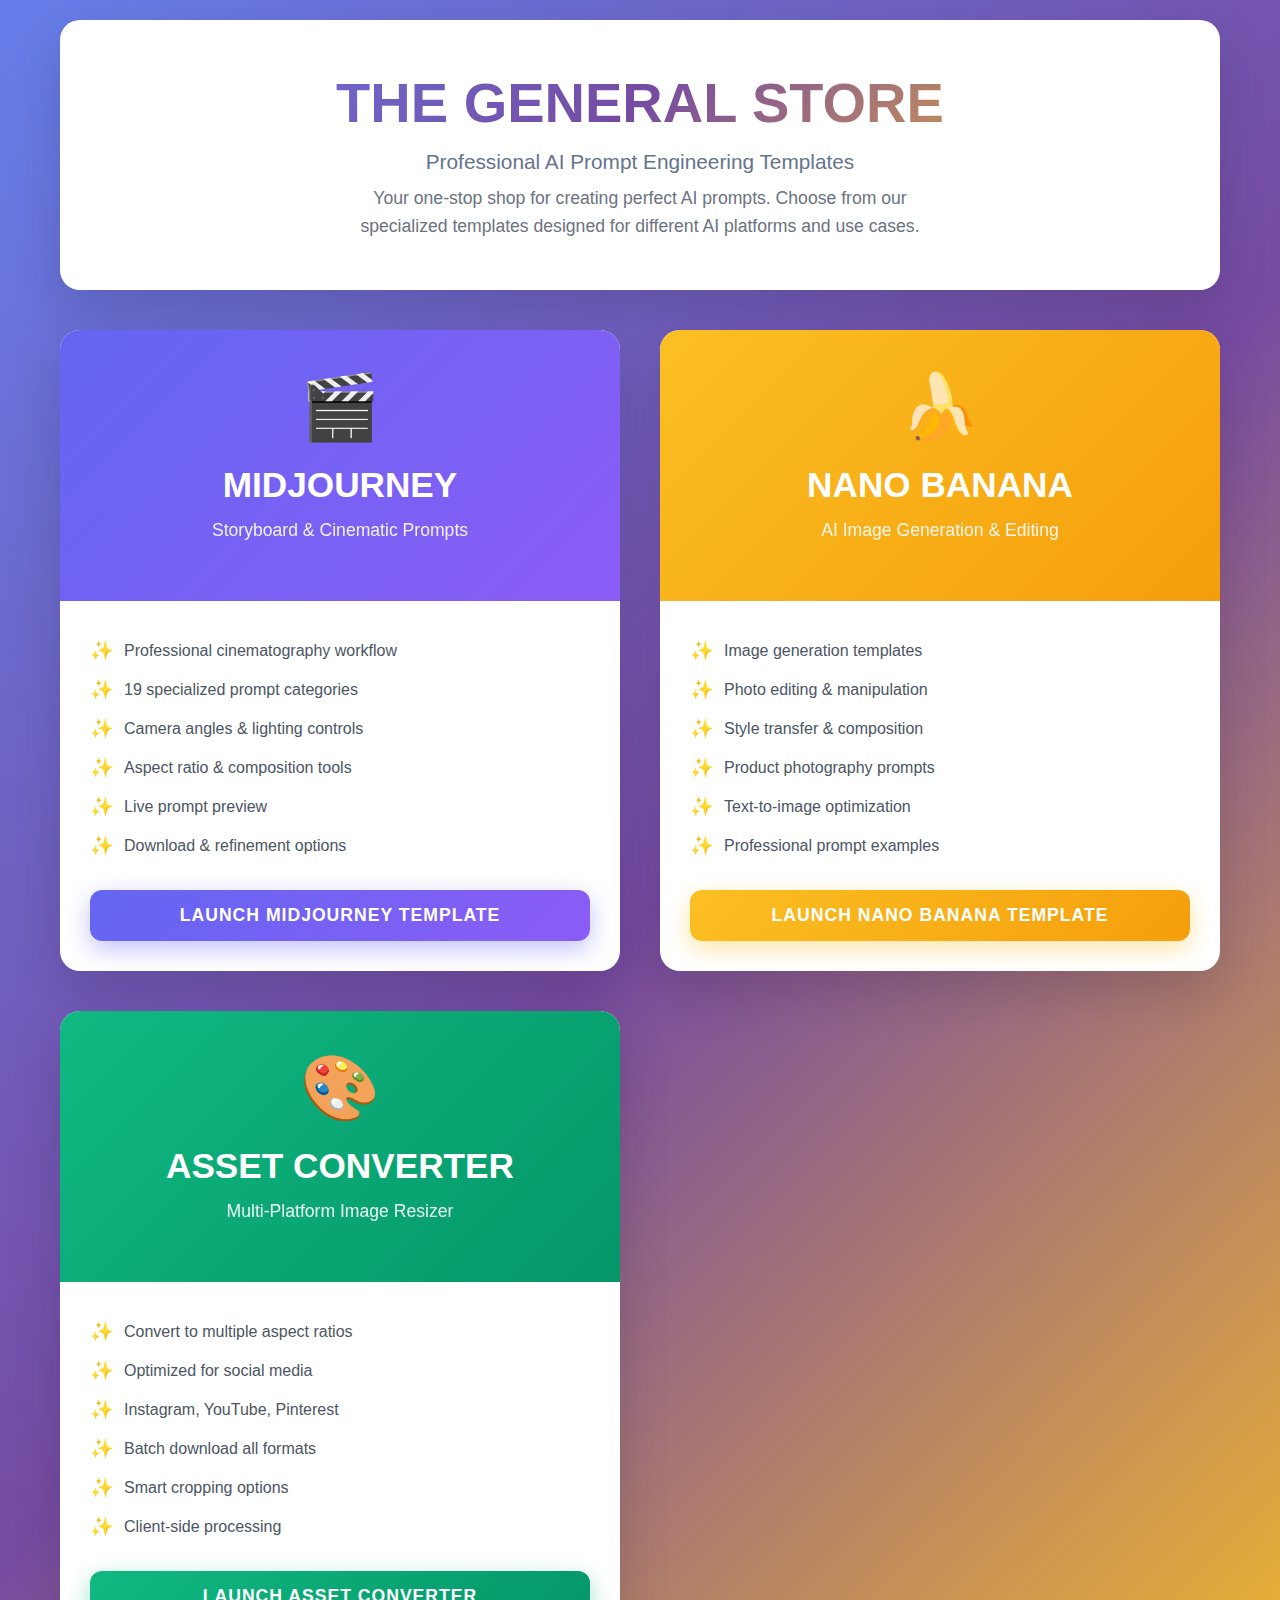
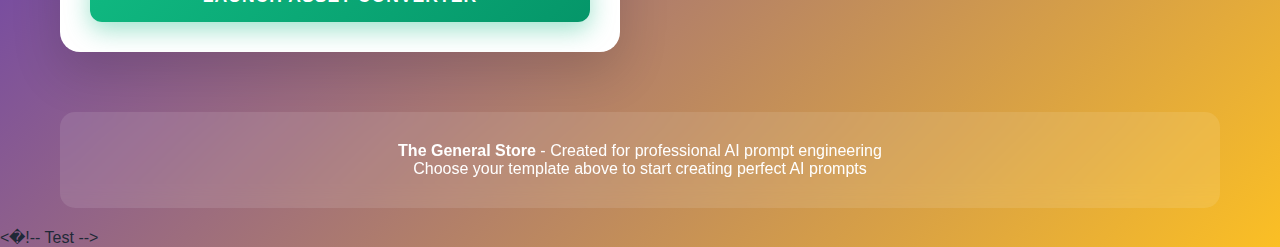
<file: index.html>
<!DOCTYPE html>
<html>
<head>
    <meta charset="UTF-8">
    <meta name="viewport" content="width=device-width, initial-scale=1.0">
    <title>The General Store - AI Image Generation Prompt Engineering Template </title>
    <style>
        * {
            margin: 0;
            padding: 0;
            box-sizing: border-box;
        }
        
        body {
            font-family: 'Segoe UI', Tahoma, Geneva, Verdana, sans-serif;
            background: linear-gradient(135deg, #667eea 0%, #764ba2 50%, #fbbf24 100%);
            min-height: 100vh;
            color: #1f2937;
        }

        .container {
            max-width: 1200px;
            margin: 0 auto;
            padding: 20px;
        }

        .header {
            text-align: center;
            padding: 50px 0;
            background: white;
            margin-bottom: 40px;
            border-radius: 20px;
            box-shadow: 0 20px 50px rgba(0,0,0,0.15);
        }

        .logo {
            font-size: 4rem;
            margin-bottom: 20px;
        }

        h1 {
            font-size: 3.5rem;
            font-weight: 800;
            background: linear-gradient(135deg, #667eea, #764ba2, #fbbf24);
            -webkit-background-clip: text;
            -webkit-text-fill-color: transparent;
            background-clip: text;
            margin-bottom: 15px;
        }

        .subtitle {
            font-size: 1.3rem;
            color: #64748b;
            margin-bottom: 10px;
        }

        .description {
            font-size: 1.1rem;
            color: #6b7280;
            max-width: 600px;
            margin: 0 auto;
            line-height: 1.6;
        }

        .templates-grid {
            display: grid;
            grid-template-columns: repeat(auto-fit, minmax(380px, 1fr));
            gap: 40px;
            margin-top: 40px;
        }

        .template-card {
            background: white;
            border-radius: 20px;
            overflow: hidden;
            box-shadow: 0 20px 50px rgba(0,0,0,0.15);
            transition: all 0.3s ease;
            cursor: pointer;
        }

        .template-card:hover {
            transform: translateY(-10px);
            box-shadow: 0 30px 60px rgba(0,0,0,0.25);
        }

        .template-header {
            padding: 40px 30px;
            text-align: center;
            position: relative;
            overflow: hidden;
        }

        .midjourney-header {
            background: linear-gradient(135deg, #6366f1, #8b5cf6);
            color: white;
        }

        .nano-banana-header {
            background: linear-gradient(135deg, #fbbf24, #f59e0b);
            color: white;
        }

        .asset-converter-header {
            background: linear-gradient(135deg, #10b981, #059669);
            color: white;
        }

        .template-icon {
            font-size: 4rem;
            margin-bottom: 20px;
            display: block;
        }

        .template-title {
            font-size: 2.2rem;
            font-weight: 800;
            margin-bottom: 15px;
        }

        .template-subtitle {
            font-size: 1.1rem;
            opacity: 0.9;
            margin-bottom: 20px;
        }

        .template-body {
            padding: 30px;
        }

        .feature-list {
            list-style: none;
            margin-bottom: 25px;
        }

        .feature-list li {
            padding: 8px 0;
            color: #4b5563;
            display: flex;
            align-items: center;
            gap: 10px;
        }

        .feature-list li::before {
            content: "✨";
            font-size: 1.2rem;
        }

        .launch-btn {
            width: 100%;
            padding: 15px 30px;
            border: none;
            border-radius: 12px;
            font-size: 1.1rem;
            font-weight: 700;
            cursor: pointer;
            transition: all 0.3s ease;
            text-transform: uppercase;
            letter-spacing: 1px;
        }

        .midjourney-btn {
            background: linear-gradient(135deg, #6366f1, #8b5cf6);
            color: white;
            box-shadow: 0 8px 25px rgba(99, 102, 241, 0.4);
        }

        .midjourney-btn:hover {
            transform: translateY(-2px);
            box-shadow: 0 12px 35px rgba(99, 102, 241, 0.6);
        }

        .nano-banana-btn {
            background: linear-gradient(135deg, #fbbf24, #f59e0b);
            color: white;
            box-shadow: 0 8px 25px rgba(251, 191, 36, 0.4);
        }

        .nano-banana-btn:hover {
            transform: translateY(-2px);
            box-shadow: 0 12px 35px rgba(251, 191, 36, 0.6);
        }

        .asset-converter-btn {
            background: linear-gradient(135deg, #10b981, #059669);
            color: white;
            box-shadow: 0 8px 25px rgba(16, 185, 129, 0.4);
        }

        .asset-converter-btn:hover {
            transform: translateY(-2px);
            box-shadow: 0 12px 35px rgba(16, 185, 129, 0.6);
        }

        .footer {
            text-align: center;
            margin-top: 60px;
            padding: 30px;
            background: rgba(255, 255, 255, 0.1);
            border-radius: 15px;
            backdrop-filter: blur(10px);
            color: white;
        }

        @media (max-width: 768px) {
            .templates-grid {
                grid-template-columns: 1fr;
                gap: 30px;
            }
            
            h1 {
                font-size: 2.5rem;
            }
            
            .template-title {
                font-size: 1.8rem;
            }
            
            .container {
                padding: 15px;
            }
        }
    </style>
</head>
<body>
    <div class="container">
        <div class="header">
            <h1>THE GENERAL STORE</h1>
            <p class="subtitle">Professional AI Prompt Engineering Templates</p>
            <p class="description">Your one-stop shop for creating perfect AI prompts. Choose from our specialized templates designed for different AI platforms and use cases.</p>
        </div>

        <div class="templates-grid">
            <!-- Midjourney Template -->
            <div class="template-card" onclick="openMidjourney()">
                <div class="template-header midjourney-header">
                    <span class="template-icon">🎬</span>
                    <h2 class="template-title">MIDJOURNEY</h2>
                    <p class="template-subtitle">Storyboard & Cinematic Prompts</p>
                </div>
                <div class="template-body">
                    <ul class="feature-list">
                        <li>Professional cinematography workflow</li>
                        <li>19 specialized prompt categories</li>
                        <li>Camera angles & lighting controls</li>
                        <li>Aspect ratio & composition tools</li>
                        <li>Live prompt preview</li>
                        <li>Download & refinement options</li>
                    </ul>
                    <button class="launch-btn midjourney-btn">Launch Midjourney Template</button>
                </div>
            </div>

            <!-- Nano Banana Template -->
            <div class="template-card" onclick="openNanoBanana()">
                <div class="template-header nano-banana-header">
                    <span class="template-icon">🍌</span>
                    <h2 class="template-title">NANO BANANA</h2>
                    <p class="template-subtitle">AI Image Generation & Editing</p>
                </div>
                <div class="template-body">
                    <ul class="feature-list">
                        <li>Image generation templates</li>
                        <li>Photo editing & manipulation</li>
                        <li>Style transfer & composition</li>
                        <li>Product photography prompts</li>
                        <li>Text-to-image optimization</li>
                        <li>Professional prompt examples</li>
                    </ul>
                    <button class="launch-btn nano-banana-btn">Launch Nano Banana Template</button>
                </div>
            </div>

            <!-- Asset Converter -->
            <div class="template-card" onclick="openAssetConverter()">
                <div class="template-header asset-converter-header">
                    <span class="template-icon">🎨</span>
                    <h2 class="template-title">ASSET CONVERTER</h2>
                    <p class="template-subtitle">Multi-Platform Image Resizer</p>
                </div>
                <div class="template-body">
                    <ul class="feature-list">
                        <li>Convert to multiple aspect ratios</li>
                        <li>Optimized for social media</li>
                        <li>Instagram, YouTube, Pinterest</li>
                        <li>Batch download all formats</li>
                        <li>Smart cropping options</li>
                        <li>Client-side processing</li>
                    </ul>
                    <button class="launch-btn asset-converter-btn">Launch Asset Converter</button>
                </div>
            </div>
        </div>

        <div class="footer">
            <p><strong>The General Store</strong> - Created for professional AI prompt engineering</p>
            <p>Choose your template above to start creating perfect AI prompts</p>
        </div>
    </div>

    <script>
        function openMidjourney() {
            window.location.href = 'midjourney_V2.html';
        }

        function openNanoBanana() {
            window.location.href = 'nano-banana_V2.html';
        }

        function openAssetConverter() {
            window.location.href = 'asset-converter.html';
        }
    </script>
</body>
</html>
< ! - -   T e s t   - - > 
 
 
</file>
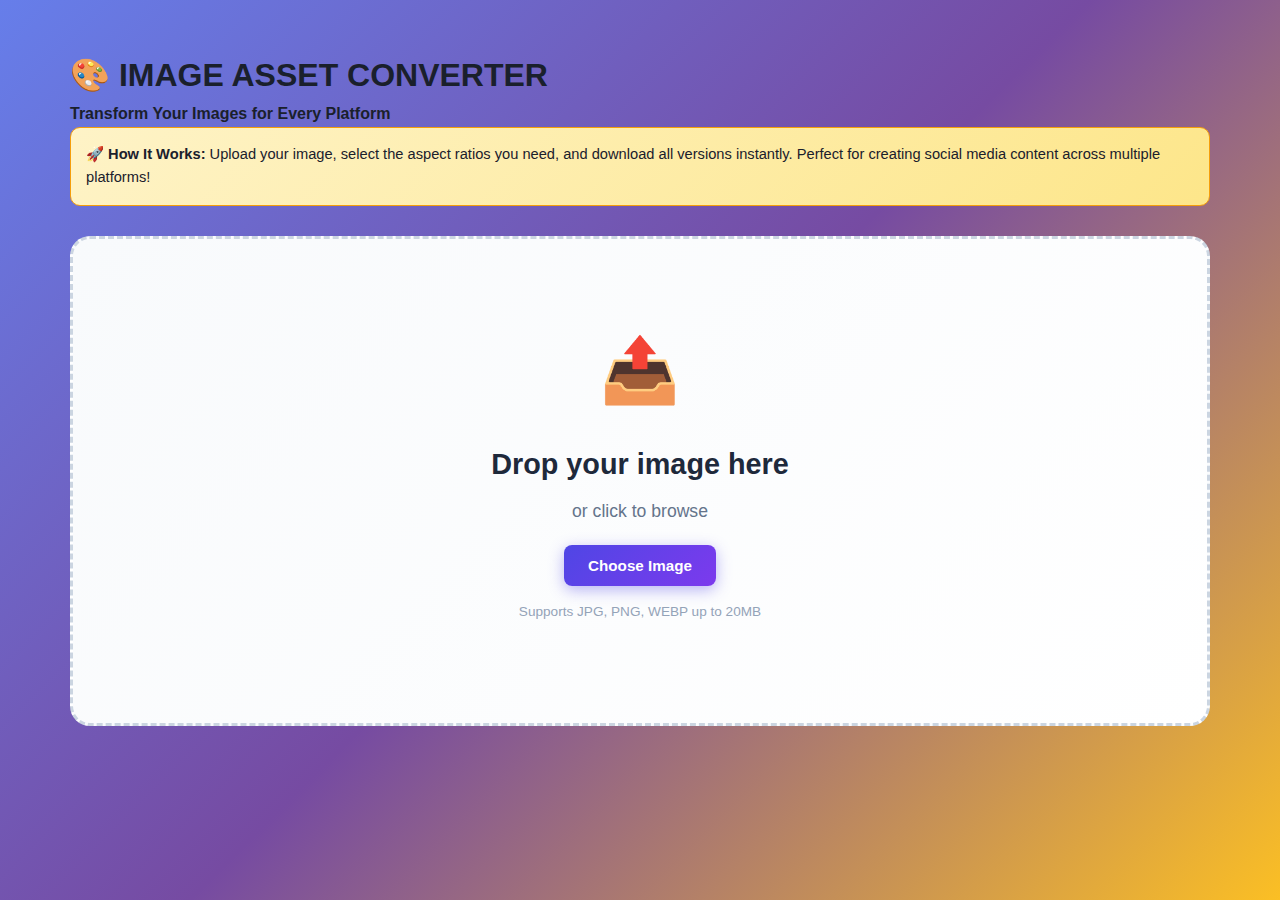
<file: asset-converter.html>
<!DOCTYPE html>
<html>
<head>
    <meta charset="UTF-8">
    <meta name="viewport" content="width=device-width, initial-scale=1.0">
    <meta name="description" content="Convert your images to multiple aspect ratios for different social media platforms">
    <meta name="keywords" content="image converter, aspect ratio, social media, resize, crop">
    <title>Image Asset Converter - Multi-Platform Resizer</title>

    <!-- External Stylesheets -->
    <link rel="stylesheet" href="css/shared.css">
    <link rel="stylesheet" href="css/asset-converter.css">
</head>
<body>
    <div class="container">
        <div class="header">
            <h1>🎨 IMAGE ASSET CONVERTER</h1>
            <p class="subtitle"><strong>Transform Your Images for Every Platform</strong></p>
        </div>

        <div class="instructions">
            <strong>🚀 How It Works:</strong> Upload your image, select the aspect ratios you need, and download all versions instantly. Perfect for creating social media content across multiple platforms!
        </div>

        <!-- Upload Section -->
        <div class="upload-section" id="uploadSection">
            <div class="upload-box" id="uploadBox">
                <div class="upload-icon">📤</div>
                <h2>Drop your image here</h2>
                <p>or click to browse</p>
                <input type="file" id="fileInput" accept="image/*" hidden>
                <button class="btn btn-primary" onclick="document.getElementById('fileInput').click()">
                    Choose Image
                </button>
                <p class="upload-hint">Supports JPG, PNG, WEBP up to 20MB</p>
            </div>
        </div>

        <!-- Processing Section -->
        <div class="processing-section" id="processingSection" style="display:none;">
            <div class="original-image-container">
                <h2>📸 Original Image</h2>
                <div class="original-preview">
                    <img id="originalImage" alt="Original">
                    <div class="image-info" id="imageInfo"></div>
                </div>
                <button class="btn btn-secondary" onclick="resetConverter()">🔄 Upload Different Image</button>
            </div>

            <!-- Aspect Ratio Selection -->
            <div class="ratio-selection-section">
                <h2>📐 Select Target Aspect Ratios</h2>
                <div class="ratio-grid">
                    <label class="ratio-card">
                        <input type="checkbox" value="1:1" data-width="1080" data-height="1080">
                        <div class="ratio-content">
                            <div class="ratio-visual ratio-1-1"></div>
                            <div class="ratio-label">1:1 Square</div>
                            <div class="ratio-platform">Instagram, Facebook</div>
                            <div class="ratio-size">1080×1080</div>
                        </div>
                    </label>

                    <label class="ratio-card">
                        <input type="checkbox" value="4:5" data-width="1080" data-height="1350">
                        <div class="ratio-content">
                            <div class="ratio-visual ratio-4-5"></div>
                            <div class="ratio-label">4:5 Portrait</div>
                            <div class="ratio-platform">Instagram Feed</div>
                            <div class="ratio-size">1080×1350</div>
                        </div>
                    </label>

                    <label class="ratio-card">
                        <input type="checkbox" value="9:16" data-width="1080" data-height="1920">
                        <div class="ratio-content">
                            <div class="ratio-visual ratio-9-16"></div>
                            <div class="ratio-label">9:16 Vertical</div>
                            <div class="ratio-platform">Stories, Reels, TikTok</div>
                            <div class="ratio-size">1080×1920</div>
                        </div>
                    </label>

                    <label class="ratio-card">
                        <input type="checkbox" value="16:9" data-width="1920" data-height="1080">
                        <div class="ratio-content">
                            <div class="ratio-visual ratio-16-9"></div>
                            <div class="ratio-label">16:9 Landscape</div>
                            <div class="ratio-platform">YouTube, Twitter</div>
                            <div class="ratio-size">1920×1080</div>
                        </div>
                    </label>

                    <label class="ratio-card">
                        <input type="checkbox" value="2:3" data-width="1000" data-height="1500">
                        <div class="ratio-content">
                            <div class="ratio-visual ratio-2-3"></div>
                            <div class="ratio-label">2:3 Portrait</div>
                            <div class="ratio-platform">Pinterest</div>
                            <div class="ratio-size">1000×1500</div>
                        </div>
                    </label>

                    <label class="ratio-card">
                        <input type="checkbox" value="1.91:1" data-width="1200" data-height="628">
                        <div class="ratio-content">
                            <div class="ratio-visual ratio-1-91-1"></div>
                            <div class="ratio-label">1.91:1 Wide</div>
                            <div class="ratio-platform">LinkedIn, Facebook</div>
                            <div class="ratio-size">1200×628</div>
                        </div>
                    </label>

                    <label class="ratio-card custom-dimensions-card">
                        <input type="checkbox" value="custom" id="customDimensionsCheckbox">
                        <div class="ratio-content">
                            <div class="ratio-visual" style="background: linear-gradient(135deg, #667eea 0%, #764ba2 100%); display: flex; align-items: center; justify-content: center; color: white; font-size: 24px;">✨</div>
                            <div class="ratio-label">Custom Size</div>
                            <div class="ratio-platform">Your dimensions</div>
                            <div class="custom-inputs" style="padding: 10px 0;">
                                <input type="number" id="customWidth" placeholder="Width" min="1" max="10000" style="width: 70px; padding: 5px; margin: 2px; border: 1px solid #cbd5e1; border-radius: 4px;">
                                <span style="margin: 0 5px;">×</span>
                                <input type="number" id="customHeight" placeholder="Height" min="1" max="10000" style="width: 70px; padding: 5px; margin: 2px; border: 1px solid #cbd5e1; border-radius: 4px;">
                            </div>
                        </div>
                    </label>
                </div>

                <div class="crop-style-section">
                    <h3>✂️ Crop Position</h3>
                    <div class="crop-options">
                        <label class="crop-option">
                            <input type="radio" name="cropStyle" value="center" checked>
                            <span>Center (Auto)</span>
                        </label>
                        <label class="crop-option">
                            <input type="radio" name="cropStyle" value="top">
                            <span>Top</span>
                        </label>
                        <label class="crop-option">
                            <input type="radio" name="cropStyle" value="bottom">
                            <span>Bottom</span>
                        </label>
                        <label class="crop-option">
                            <input type="radio" name="cropStyle" value="custom">
                            <span>🎯 Custom Position</span>
                        </label>
                    </div>

                    <div id="customCropSection" style="display:none; margin-top: 20px;">
                        <p style="text-align: center; color: #64748b; margin-bottom: 15px;">
                            <strong>Interactive Crop Preview</strong><br>
                            <small>Select an aspect ratio above, then drag the crop area to position it</small>
                        </p>
                        <div id="cropPreviewContainer" class="crop-preview-container">
                            <canvas id="cropCanvas"></canvas>
                            <div id="cropOverlay" class="crop-overlay"></div>
                        </div>
                        <div style="text-align: center; margin-top: 10px;">
                            <button class="btn btn-secondary btn-small" onclick="resetCropPosition()">Reset Position</button>
                        </div>
                    </div>
                </div>

                <!-- AI Extension Info Box -->
                <div class="ai-extension-info">
                    <div class="info-icon">🤖</div>
                    <div class="info-content">
                        <h3>Need More Image Instead of Cropping?</h3>
                        <p>If cropping removes too much important content, you can use AI tools to <strong>extend/generate</strong> more of your image instead:</p>
                        <div class="ai-tools-grid">
                            <a href="https://clipdrop.co/uncrop" target="_blank" class="ai-tool-card">
                                <strong>🎨 Clipdrop Uncrop</strong>
                                <span>Free AI image extension</span>
                            </a>
                            <a href="https://www.photopea.com/" target="_blank" class="ai-tool-card">
                                <strong>🖼️ Photopea</strong>
                                <span>Free online editor with content-aware fill</span>
                            </a>
                            <a href="https://www.adobe.com/products/firefly.html" target="_blank" class="ai-tool-card">
                                <strong>✨ Adobe Firefly</strong>
                                <span>Generative fill (paid)</span>
                            </a>
                        </div>
                        <p class="info-note">💡 <strong>Tip:</strong> Use these tools first to extend your image, then come back here to resize for all platforms!</p>
                    </div>
                </div>

                <div class="action-section">
                    <button class="btn btn-primary" onclick="generatePreviews()" id="generateBtn">
                        🎯 Generate Previews
                    </button>
                </div>
            </div>

            <!-- Preview Section -->
            <div class="preview-section" id="previewSection" style="display:none;">
                <h2>👀 Preview & Download</h2>
                <div class="preview-grid" id="previewGrid"></div>

                <div class="button-container">
                    <button class="btn btn-primary" onclick="downloadAll()">
                        💾 Download All Images
                    </button>
                    <button class="btn btn-secondary" onclick="resetPreviews()">
                        ← Back to Selection
                    </button>
                </div>
            </div>
        </div>
    </div>

    <script>
        let originalImageData = null;
        let originalCanvas = null;
        let customCropPosition = { x: 0, y: 0 };
        let isDragging = false;
        let dragStart = { x: 0, y: 0 };
        let currentCropRatio = null;

        // File input handler
        document.getElementById('fileInput').addEventListener('change', handleFileSelect);

        // Crop style change handler
        document.querySelectorAll('input[name="cropStyle"]').forEach(radio => {
            radio.addEventListener('change', function() {
                const customSection = document.getElementById('customCropSection');
                if (this.value === 'custom') {
                    customSection.style.display = 'block';
                    updateCropPreview();
                } else {
                    customSection.style.display = 'none';
                }
            });
        });

        // Custom dimensions input handlers
        document.getElementById('customWidth').addEventListener('input', function() {
            if (document.getElementById('customDimensionsCheckbox').checked &&
                document.querySelector('input[name="cropStyle"][value="custom"]:checked')) {
                updateCropPreview();
            }
        });

        document.getElementById('customHeight').addEventListener('input', function() {
            if (document.getElementById('customDimensionsCheckbox').checked &&
                document.querySelector('input[name="cropStyle"][value="custom"]:checked')) {
                updateCropPreview();
            }
        });

        // Drag and drop handlers
        const uploadBox = document.getElementById('uploadBox');
        uploadBox.addEventListener('click', () => document.getElementById('fileInput').click());
        uploadBox.addEventListener('dragover', (e) => {
            e.preventDefault();
            uploadBox.classList.add('drag-over');
        });
        uploadBox.addEventListener('dragleave', () => {
            uploadBox.classList.remove('drag-over');
        });
        uploadBox.addEventListener('drop', (e) => {
            e.preventDefault();
            uploadBox.classList.remove('drag-over');
            const files = e.dataTransfer.files;
            if (files.length > 0) {
                handleFile(files[0]);
            }
        });

        function handleFileSelect(e) {
            const file = e.target.files[0];
            if (file) {
                handleFile(file);
            }
        }

        function handleFile(file) {
            if (!file.type.match('image.*')) {
                alert('Please select an image file');
                return;
            }

            if (file.size > 20 * 1024 * 1024) {
                alert('File size must be less than 20MB');
                return;
            }

            const reader = new FileReader();
            reader.onload = (e) => {
                const img = new Image();
                img.onload = () => {
                    originalImageData = img;
                    displayOriginalImage(img);
                    document.getElementById('uploadSection').style.display = 'none';
                    document.getElementById('processingSection').style.display = 'block';
                };
                img.src = e.target.result;
            };
            reader.readAsDataURL(file);
        }

        function displayOriginalImage(img) {
            const originalImg = document.getElementById('originalImage');
            originalImg.src = img.src;

            const info = document.getElementById('imageInfo');
            const aspectRatio = (img.width / img.height).toFixed(2);
            info.innerHTML = `
                <strong>Dimensions:</strong> ${img.width} × ${img.height}px<br>
                <strong>Aspect Ratio:</strong> ${aspectRatio}:1
            `;

            // Add listeners to ratio checkboxes to update crop preview
            document.querySelectorAll('.ratio-card input[type="checkbox"]').forEach(checkbox => {
                checkbox.addEventListener('change', function() {
                    if (document.querySelector('input[name="cropStyle"][value="custom"]:checked')) {
                        updateCropPreview();
                    }
                });
            });
        }

        function updateCropPreview() {
            if (!originalImageData) return;

            const checkedBoxes = document.querySelectorAll('.ratio-card input[type="checkbox"]:checked');
            if (checkedBoxes.length === 0) {
                document.getElementById('cropPreviewContainer').innerHTML = '<p style="text-align:center; padding: 40px; color: #94a3b8;">Select an aspect ratio above to see crop preview</p>';
                return;
            }

            // Use first checked ratio for preview
            const firstRatio = checkedBoxes[0];
            let targetWidth, targetHeight;

            // Handle custom dimensions
            if (firstRatio.value === 'custom') {
                targetWidth = parseInt(document.getElementById('customWidth').value);
                targetHeight = parseInt(document.getElementById('customHeight').value);

                if (!targetWidth || !targetHeight || targetWidth <= 0 || targetHeight <= 0) {
                    document.getElementById('cropPreviewContainer').innerHTML = '<p style="text-align:center; padding: 40px; color: #94a3b8;">Please enter valid custom dimensions</p>';
                    return;
                }
            } else {
                targetWidth = parseInt(firstRatio.dataset.width);
                targetHeight = parseInt(firstRatio.dataset.height);
            }

            currentCropRatio = targetWidth / targetHeight;

            const canvas = document.getElementById('cropCanvas');
            const container = document.getElementById('cropPreviewContainer');

            // Set canvas size to fit container
            const maxWidth = Math.min(600, container.offsetWidth - 40);
            const scale = maxWidth / originalImageData.width;
            canvas.width = originalImageData.width * scale;
            canvas.height = originalImageData.height * scale;

            const ctx = canvas.getContext('2d');
            ctx.drawImage(originalImageData, 0, 0, canvas.width, canvas.height);

            // Draw crop overlay
            drawCropOverlay(canvas, currentCropRatio);
        }

        function drawCropOverlay(canvas, ratio) {
            const sourceRatio = originalImageData.width / originalImageData.height;
            const scale = canvas.width / originalImageData.width;

            let cropWidth, cropHeight, cropX, cropY;

            if (sourceRatio > ratio) {
                // Image is wider - crop width
                cropHeight = canvas.height;
                cropWidth = cropHeight * ratio;
                cropX = customCropPosition.x * scale;
                cropY = 0;
            } else {
                // Image is taller - crop height
                cropWidth = canvas.width;
                cropHeight = cropWidth / ratio;
                cropX = 0;
                cropY = customCropPosition.y * scale;
            }

            // Constrain crop position
            const maxX = Math.max(0, canvas.width - cropWidth);
            const maxY = Math.max(0, canvas.height - cropHeight);
            cropX = Math.max(0, Math.min(cropX, maxX));
            cropY = Math.max(0, Math.min(cropY, maxY));

            // Draw darkened overlay
            const ctx = canvas.getContext('2d');
            ctx.fillStyle = 'rgba(0, 0, 0, 0.5)';
            ctx.fillRect(0, 0, canvas.width, canvas.height);

            // Clear crop area
            ctx.clearRect(cropX, cropY, cropWidth, cropHeight);
            ctx.drawImage(originalImageData, 0, 0, canvas.width, canvas.height);
            ctx.fillStyle = 'rgba(0, 0, 0, 0.5)';
            ctx.fillRect(0, 0, canvas.width, canvas.height);

            // Draw crop rectangle
            ctx.clearRect(cropX, cropY, cropWidth, cropHeight);
            ctx.drawImage(originalImageData,
                (cropX / scale), (cropY / scale),
                (cropWidth / scale), (cropHeight / scale),
                cropX, cropY, cropWidth, cropHeight);

            ctx.strokeStyle = '#4f46e5';
            ctx.lineWidth = 3;
            ctx.strokeRect(cropX, cropY, cropWidth, cropHeight);

            // Store actual crop position
            customCropPosition.x = cropX / scale;
            customCropPosition.y = cropY / scale;

            // Add drag functionality
            setupCropDrag(canvas, cropX, cropY, cropWidth, cropHeight, scale);
        }

        function setupCropDrag(canvas, cropX, cropY, cropWidth, cropHeight, scale) {
            const sourceRatio = originalImageData.width / originalImageData.height;

            canvas.onmousedown = function(e) {
                const rect = canvas.getBoundingClientRect();
                const x = e.clientX - rect.left;
                const y = e.clientY - rect.top;

                // Check if click is inside crop area
                if (x >= cropX && x <= cropX + cropWidth && y >= cropY && y <= cropY + cropHeight) {
                    isDragging = true;
                    dragStart = { x: e.clientX, y: e.clientY };
                    canvas.style.cursor = 'move';
                }
            };

            canvas.onmousemove = function(e) {
                if (!isDragging) return;

                const dx = e.clientX - dragStart.x;
                const dy = e.clientY - dragStart.y;

                if (sourceRatio > currentCropRatio) {
                    customCropPosition.x += dx / scale;
                } else {
                    customCropPosition.y += dy / scale;
                }

                dragStart = { x: e.clientX, y: e.clientY };
                updateCropPreview();
            };

            canvas.onmouseup = function() {
                isDragging = false;
                canvas.style.cursor = 'grab';
            };

            canvas.onmouseleave = function() {
                isDragging = false;
                canvas.style.cursor = 'grab';
            };

            canvas.style.cursor = 'grab';
        }

        function resetCropPosition() {
            customCropPosition = { x: 0, y: 0 };
            updateCropPreview();
        }

        function generatePreviews() {
            const checkboxes = document.querySelectorAll('.ratio-card input[type="checkbox"]:checked');

            if (checkboxes.length === 0) {
                alert('Please select at least one aspect ratio');
                return;
            }

            // Validate custom dimensions if selected
            const customCheckbox = document.getElementById('customDimensionsCheckbox');
            if (customCheckbox.checked) {
                const customWidth = parseInt(document.getElementById('customWidth').value);
                const customHeight = parseInt(document.getElementById('customHeight').value);

                if (!customWidth || !customHeight || customWidth <= 0 || customHeight <= 0) {
                    alert('Please enter valid custom dimensions (width and height must be greater than 0)');
                    return;
                }

                if (customWidth > 10000 || customHeight > 10000) {
                    alert('Custom dimensions cannot exceed 10000 pixels');
                    return;
                }

                // Set custom dimensions as data attributes
                customCheckbox.dataset.width = customWidth;
                customCheckbox.dataset.height = customHeight;
            }

            const cropStyle = document.querySelector('input[name="cropStyle"]:checked').value;
            const previewGrid = document.getElementById('previewGrid');
            previewGrid.innerHTML = '';

            // Check if too much will be cropped
            checkWarningForCropping(checkboxes);

            checkboxes.forEach(checkbox => {
                let width, height, ratio;

                // Handle custom dimensions
                if (checkbox.value === 'custom') {
                    width = parseInt(document.getElementById('customWidth').value);
                    height = parseInt(document.getElementById('customHeight').value);
                    ratio = `${width}×${height}`;
                } else {
                    width = parseInt(checkbox.dataset.width);
                    height = parseInt(checkbox.dataset.height);
                    ratio = checkbox.value;
                }

                const canvas = document.createElement('canvas');
                canvas.width = width;
                canvas.height = height;
                const ctx = canvas.getContext('2d');

                // Calculate crop dimensions
                const targetRatio = width / height;
                const sourceRatio = originalImageData.width / originalImageData.height;

                let sx, sy, sWidth, sHeight;

                if (sourceRatio > targetRatio) {
                    // Source is wider, crop width
                    sHeight = originalImageData.height;
                    sWidth = sHeight * targetRatio;

                    if (cropStyle === 'custom') {
                        sx = customCropPosition.x;
                    } else {
                        sx = (originalImageData.width - sWidth) / 2;
                    }
                    sy = 0;
                } else {
                    // Source is taller, crop height
                    sWidth = originalImageData.width;
                    sHeight = sWidth / targetRatio;
                    sx = 0;

                    // Apply crop style
                    if (cropStyle === 'custom') {
                        sy = customCropPosition.y;
                    } else if (cropStyle === 'top') {
                        sy = 0;
                    } else if (cropStyle === 'bottom') {
                        sy = originalImageData.height - sHeight;
                    } else {
                        sy = (originalImageData.height - sHeight) / 2;
                    }
                }

                // Constrain to image bounds
                sx = Math.max(0, Math.min(sx, originalImageData.width - sWidth));
                sy = Math.max(0, Math.min(sy, originalImageData.height - sHeight));

                ctx.drawImage(originalImageData, sx, sy, sWidth, sHeight, 0, 0, width, height);

                // Create preview card
                const previewCard = document.createElement('div');
                previewCard.className = 'preview-card';
                previewCard.innerHTML = `
                    <div class="preview-image-container">
                        <img src="${canvas.toDataURL('image/jpeg', 0.95)}" alt="${ratio}">
                    </div>
                    <div class="preview-info">
                        <strong>${ratio}</strong>
                        <span>${width}×${height}px</span>
                    </div>
                    <button class="btn btn-primary btn-small" onclick="downloadSingle(this, '${ratio}', ${width}, ${height})">
                        ⬇️ Download
                    </button>
                `;
                previewGrid.appendChild(previewCard);
            });

            document.getElementById('previewSection').style.display = 'block';
            document.getElementById('previewSection').scrollIntoView({ behavior: 'smooth' });
        }

        function checkWarningForCropping(checkboxes) {
            const sourceRatio = originalImageData.width / originalImageData.height;
            let showWarning = false;

            checkboxes.forEach(checkbox => {
                let width, height;

                // Handle custom dimensions
                if (checkbox.value === 'custom') {
                    width = parseInt(document.getElementById('customWidth').value);
                    height = parseInt(document.getElementById('customHeight').value);
                } else {
                    width = parseInt(checkbox.dataset.width);
                    height = parseInt(checkbox.dataset.height);
                }

                const targetRatio = width / height;

                // Calculate how much will be cropped
                let cropPercentage;
                if (sourceRatio > targetRatio) {
                    const usableWidth = originalImageData.height * targetRatio;
                    cropPercentage = ((originalImageData.width - usableWidth) / originalImageData.width) * 100;
                } else {
                    const usableHeight = originalImageData.width / targetRatio;
                    cropPercentage = ((originalImageData.height - usableHeight) / originalImageData.height) * 100;
                }

                if (cropPercentage > 30) {
                    showWarning = true;
                }
            });

            // Show/highlight AI extension section if too much cropping
            const aiSection = document.querySelector('.ai-extension-info');
            if (showWarning) {
                aiSection.classList.add('warning-active');
                aiSection.scrollIntoView({ behavior: 'smooth', block: 'nearest' });
            } else {
                aiSection.classList.remove('warning-active');
            }
        }

        function downloadSingle(button, ratio, width, height) {
            const img = button.parentElement.querySelector('img');
            const link = document.createElement('a');
            link.download = `image-${ratio.replace(/:/g, '-')}-${width}x${height}.jpg`;
            link.href = img.src;
            link.click();
        }

        function downloadAll() {
            const images = document.querySelectorAll('.preview-card img');
            images.forEach((img, index) => {
                setTimeout(() => {
                    const link = document.createElement('a');
                    const ratio = img.alt;
                    const infoText = img.parentElement.nextElementSibling.querySelector('span').textContent;
                    link.download = `image-${ratio.replace(/:/g, '-')}-${infoText.replace('×', 'x').replace('px', '')}.jpg`;
                    link.href = img.src;
                    link.click();
                }, index * 200);
            });
        }

        function resetPreviews() {
            document.getElementById('previewSection').style.display = 'none';
            document.querySelector('.ratio-selection-section').scrollIntoView({ behavior: 'smooth' });
        }

        function resetConverter() {
            document.getElementById('uploadSection').style.display = 'block';
            document.getElementById('processingSection').style.display = 'none';
            document.getElementById('previewSection').style.display = 'none';
            document.getElementById('fileInput').value = '';
            originalImageData = null;

            // Uncheck all ratios
            document.querySelectorAll('.ratio-card input[type="checkbox"]').forEach(cb => cb.checked = false);

            // Reset custom dimensions
            document.getElementById('customWidth').value = '';
            document.getElementById('customHeight').value = '';
        }
    </script>
</body>
</html>
</file>
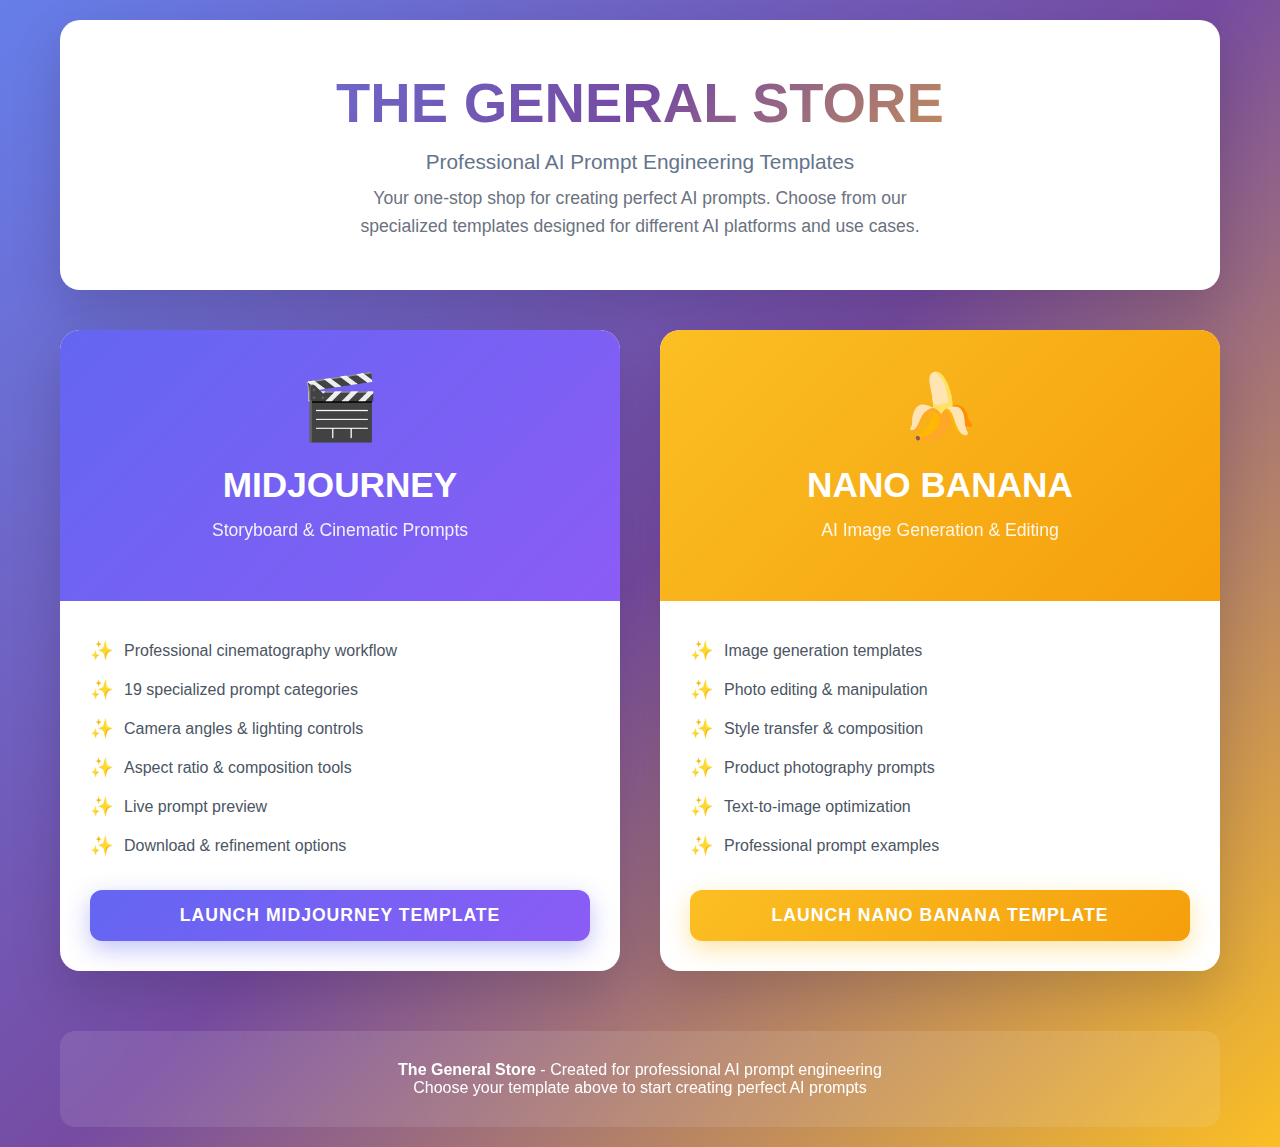
<file: homepage_V2.html>
<!DOCTYPE html>
<html>
<head>
    <meta charset="UTF-8">
    <meta name="viewport" content="width=device-width, initial-scale=1.0">
    <title>The General Store - AI Image Gen Prompt Engineering Template </title>
    <style>
        * {
            margin: 0;
            padding: 0;
            box-sizing: border-box;
        }
        
        body {
            font-family: 'Segoe UI', Tahoma, Geneva, Verdana, sans-serif;
            background: linear-gradient(135deg, #667eea 0%, #764ba2 50%, #fbbf24 100%);
            min-height: 100vh;
            color: #1f2937;
        }

        .container {
            max-width: 1200px;
            margin: 0 auto;
            padding: 20px;
        }

        .header {
            text-align: center;
            padding: 50px 0;
            background: white;
            margin-bottom: 40px;
            border-radius: 20px;
            box-shadow: 0 20px 50px rgba(0,0,0,0.15);
        }

        .logo {
            font-size: 4rem;
            margin-bottom: 20px;
        }

        h1 {
            font-size: 3.5rem;
            font-weight: 800;
            background: linear-gradient(135deg, #667eea, #764ba2, #fbbf24);
            -webkit-background-clip: text;
            -webkit-text-fill-color: transparent;
            background-clip: text;
            margin-bottom: 15px;
        }

        .subtitle {
            font-size: 1.3rem;
            color: #64748b;
            margin-bottom: 10px;
        }

        .description {
            font-size: 1.1rem;
            color: #6b7280;
            max-width: 600px;
            margin: 0 auto;
            line-height: 1.6;
        }

        .templates-grid {
            display: grid;
            grid-template-columns: 1fr 1fr;
            gap: 40px;
            margin-top: 40px;
        }

        .template-card {
            background: white;
            border-radius: 20px;
            overflow: hidden;
            box-shadow: 0 20px 50px rgba(0,0,0,0.15);
            transition: all 0.3s ease;
            cursor: pointer;
        }

        .template-card:hover {
            transform: translateY(-10px);
            box-shadow: 0 30px 60px rgba(0,0,0,0.25);
        }

        .template-header {
            padding: 40px 30px;
            text-align: center;
            position: relative;
            overflow: hidden;
        }

        .midjourney-header {
            background: linear-gradient(135deg, #6366f1, #8b5cf6);
            color: white;
        }

        .nano-banana-header {
            background: linear-gradient(135deg, #fbbf24, #f59e0b);
            color: white;
        }

        .template-icon {
            font-size: 4rem;
            margin-bottom: 20px;
            display: block;
        }

        .template-title {
            font-size: 2.2rem;
            font-weight: 800;
            margin-bottom: 15px;
        }

        .template-subtitle {
            font-size: 1.1rem;
            opacity: 0.9;
            margin-bottom: 20px;
        }

        .template-body {
            padding: 30px;
        }

        .feature-list {
            list-style: none;
            margin-bottom: 25px;
        }

        .feature-list li {
            padding: 8px 0;
            color: #4b5563;
            display: flex;
            align-items: center;
            gap: 10px;
        }

        .feature-list li::before {
            content: "✨";
            font-size: 1.2rem;
        }

        .launch-btn {
            width: 100%;
            padding: 15px 30px;
            border: none;
            border-radius: 12px;
            font-size: 1.1rem;
            font-weight: 700;
            cursor: pointer;
            transition: all 0.3s ease;
            text-transform: uppercase;
            letter-spacing: 1px;
        }

        .midjourney-btn {
            background: linear-gradient(135deg, #6366f1, #8b5cf6);
            color: white;
            box-shadow: 0 8px 25px rgba(99, 102, 241, 0.4);
        }

        .midjourney-btn:hover {
            transform: translateY(-2px);
            box-shadow: 0 12px 35px rgba(99, 102, 241, 0.6);
        }

        .nano-banana-btn {
            background: linear-gradient(135deg, #fbbf24, #f59e0b);
            color: white;
            box-shadow: 0 8px 25px rgba(251, 191, 36, 0.4);
        }

        .nano-banana-btn:hover {
            transform: translateY(-2px);
            box-shadow: 0 12px 35px rgba(251, 191, 36, 0.6);
        }

        .footer {
            text-align: center;
            margin-top: 60px;
            padding: 30px;
            background: rgba(255, 255, 255, 0.1);
            border-radius: 15px;
            backdrop-filter: blur(10px);
            color: white;
        }

        @media (max-width: 768px) {
            .templates-grid {
                grid-template-columns: 1fr;
                gap: 30px;
            }
            
            h1 {
                font-size: 2.5rem;
            }
            
            .template-title {
                font-size: 1.8rem;
            }
            
            .container {
                padding: 15px;
            }
        }
    </style>
</head>
<body>
    <div class="container">
        <div class="header">
            <h1>THE GENERAL STORE</h1>
            <p class="subtitle">Professional AI Prompt Engineering Templates</p>
            <p class="description">Your one-stop shop for creating perfect AI prompts. Choose from our specialized templates designed for different AI platforms and use cases.</p>
        </div>

        <div class="templates-grid">
            <!-- Midjourney Template -->
            <div class="template-card" onclick="openMidjourney()">
                <div class="template-header midjourney-header">
                    <span class="template-icon">🎬</span>
                    <h2 class="template-title">MIDJOURNEY</h2>
                    <p class="template-subtitle">Storyboard & Cinematic Prompts</p>
                </div>
                <div class="template-body">
                    <ul class="feature-list">
                        <li>Professional cinematography workflow</li>
                        <li>19 specialized prompt categories</li>
                        <li>Camera angles & lighting controls</li>
                        <li>Aspect ratio & composition tools</li>
                        <li>Live prompt preview</li>
                        <li>Download & refinement options</li>
                    </ul>
                    <button class="launch-btn midjourney-btn">Launch Midjourney Template</button>
                </div>
            </div>

            <!-- Nano Banana Template -->
            <div class="template-card" onclick="openNanoBanana()">
                <div class="template-header nano-banana-header">
                    <span class="template-icon">🍌</span>
                    <h2 class="template-title">NANO BANANA</h2>
                    <p class="template-subtitle">AI Image Generation & Editing</p>
                </div>
                <div class="template-body">
                    <ul class="feature-list">
                        <li>Image generation templates</li>
                        <li>Photo editing & manipulation</li>
                        <li>Style transfer & composition</li>
                        <li>Product photography prompts</li>
                        <li>Text-to-image optimization</li>
                        <li>Professional prompt examples</li>
                    </ul>
                    <button class="launch-btn nano-banana-btn">Launch Nano Banana Template</button>
                </div>
            </div>
        </div>

        <div class="footer">
            <p><strong>The General Store</strong> - Created for professional AI prompt engineering</p>
            <p>Choose your template above to start creating perfect AI prompts</p>
        </div>
    </div>

    <script>
        function openMidjourney() {
            window.location.href = 'midjourney_V2.html'; // 
        }

        function openNanoBanana() {
            window.location.href = 'nano-banana_V2.html'; // 
        }
    </script>
</body>
</html>
</file>
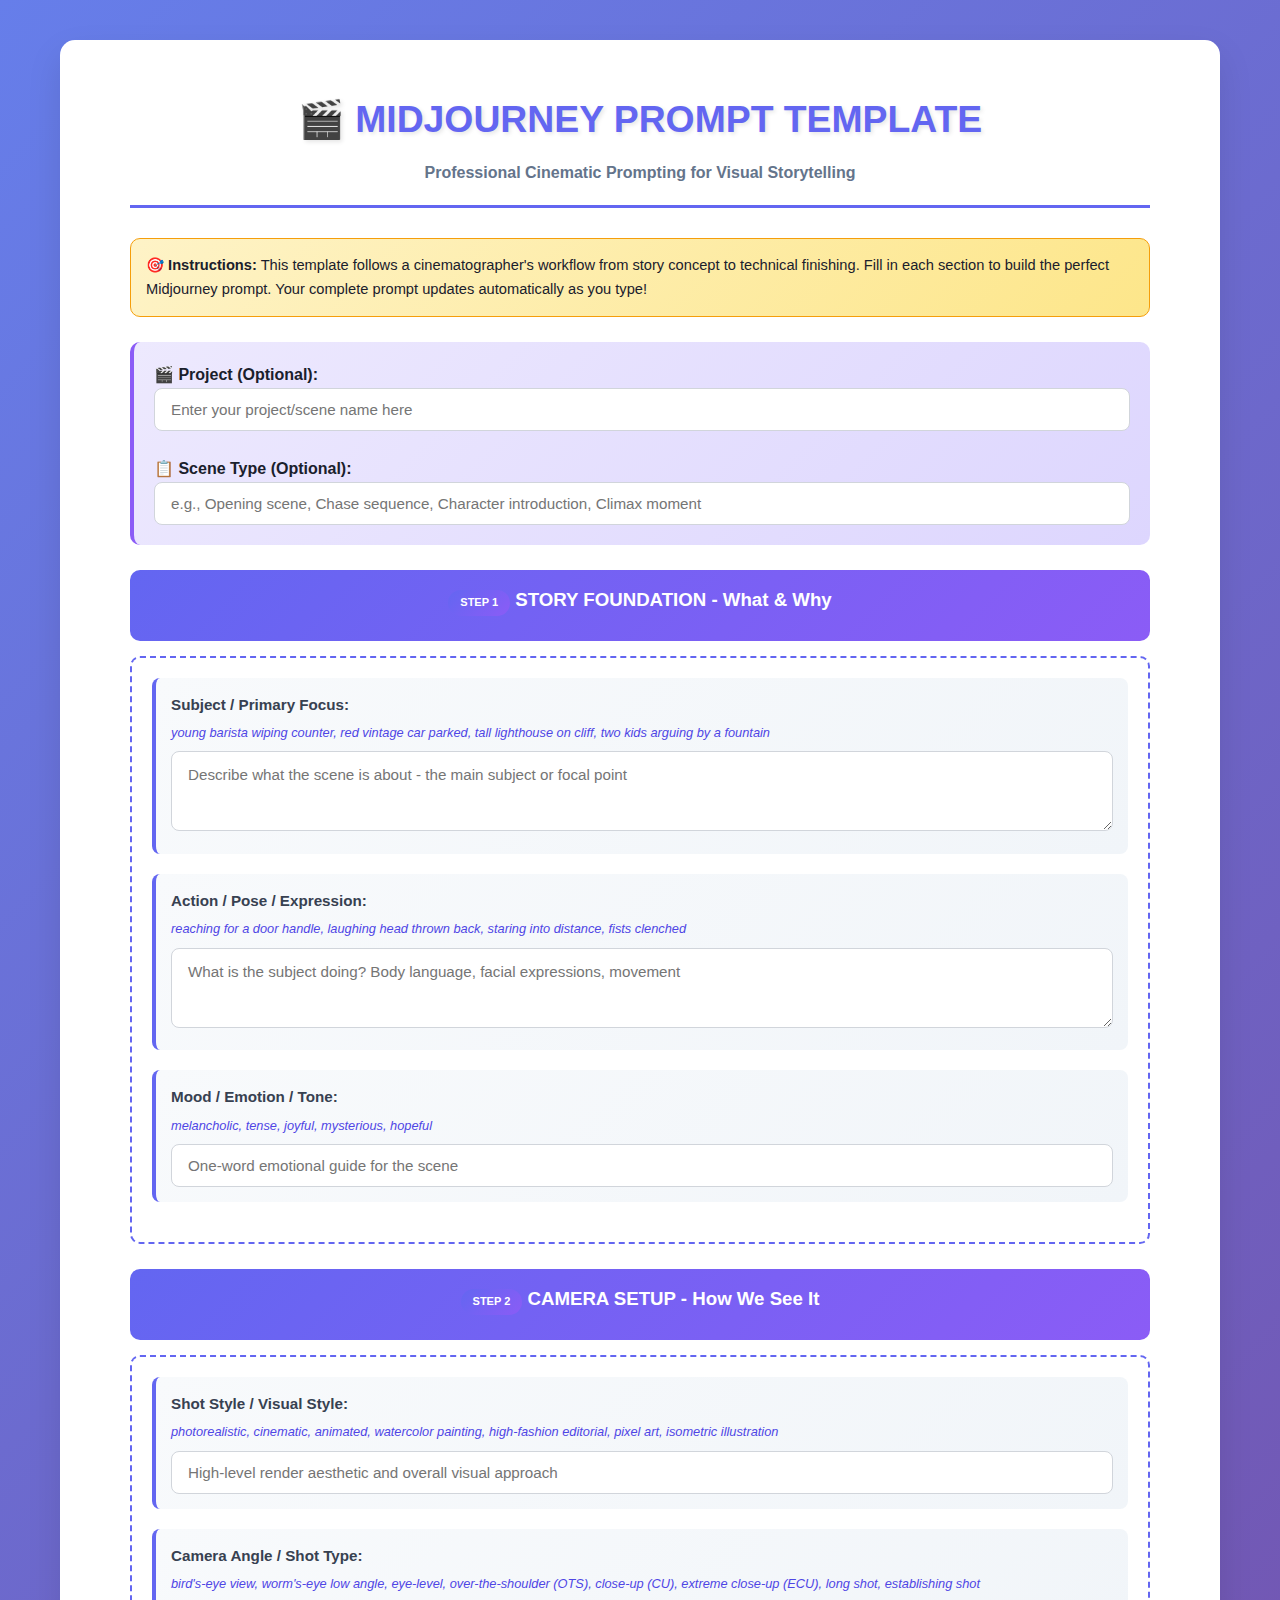
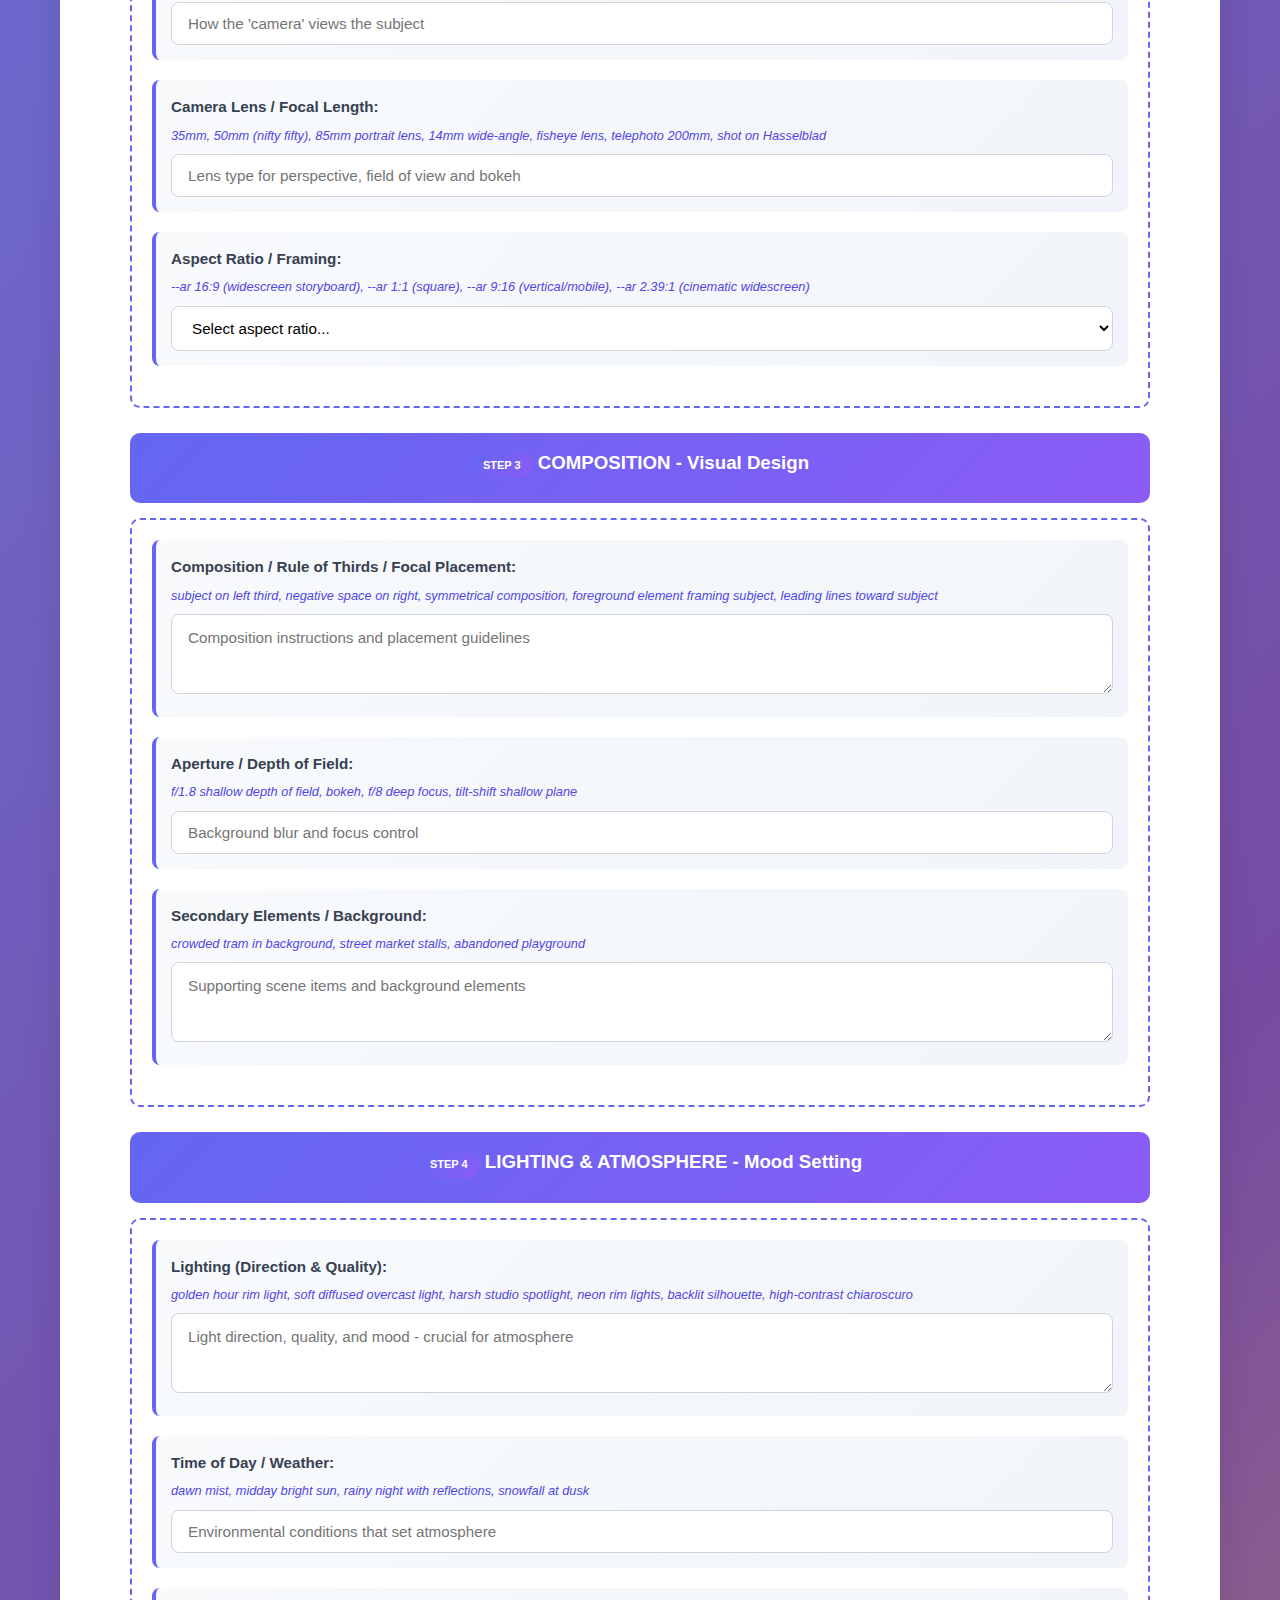
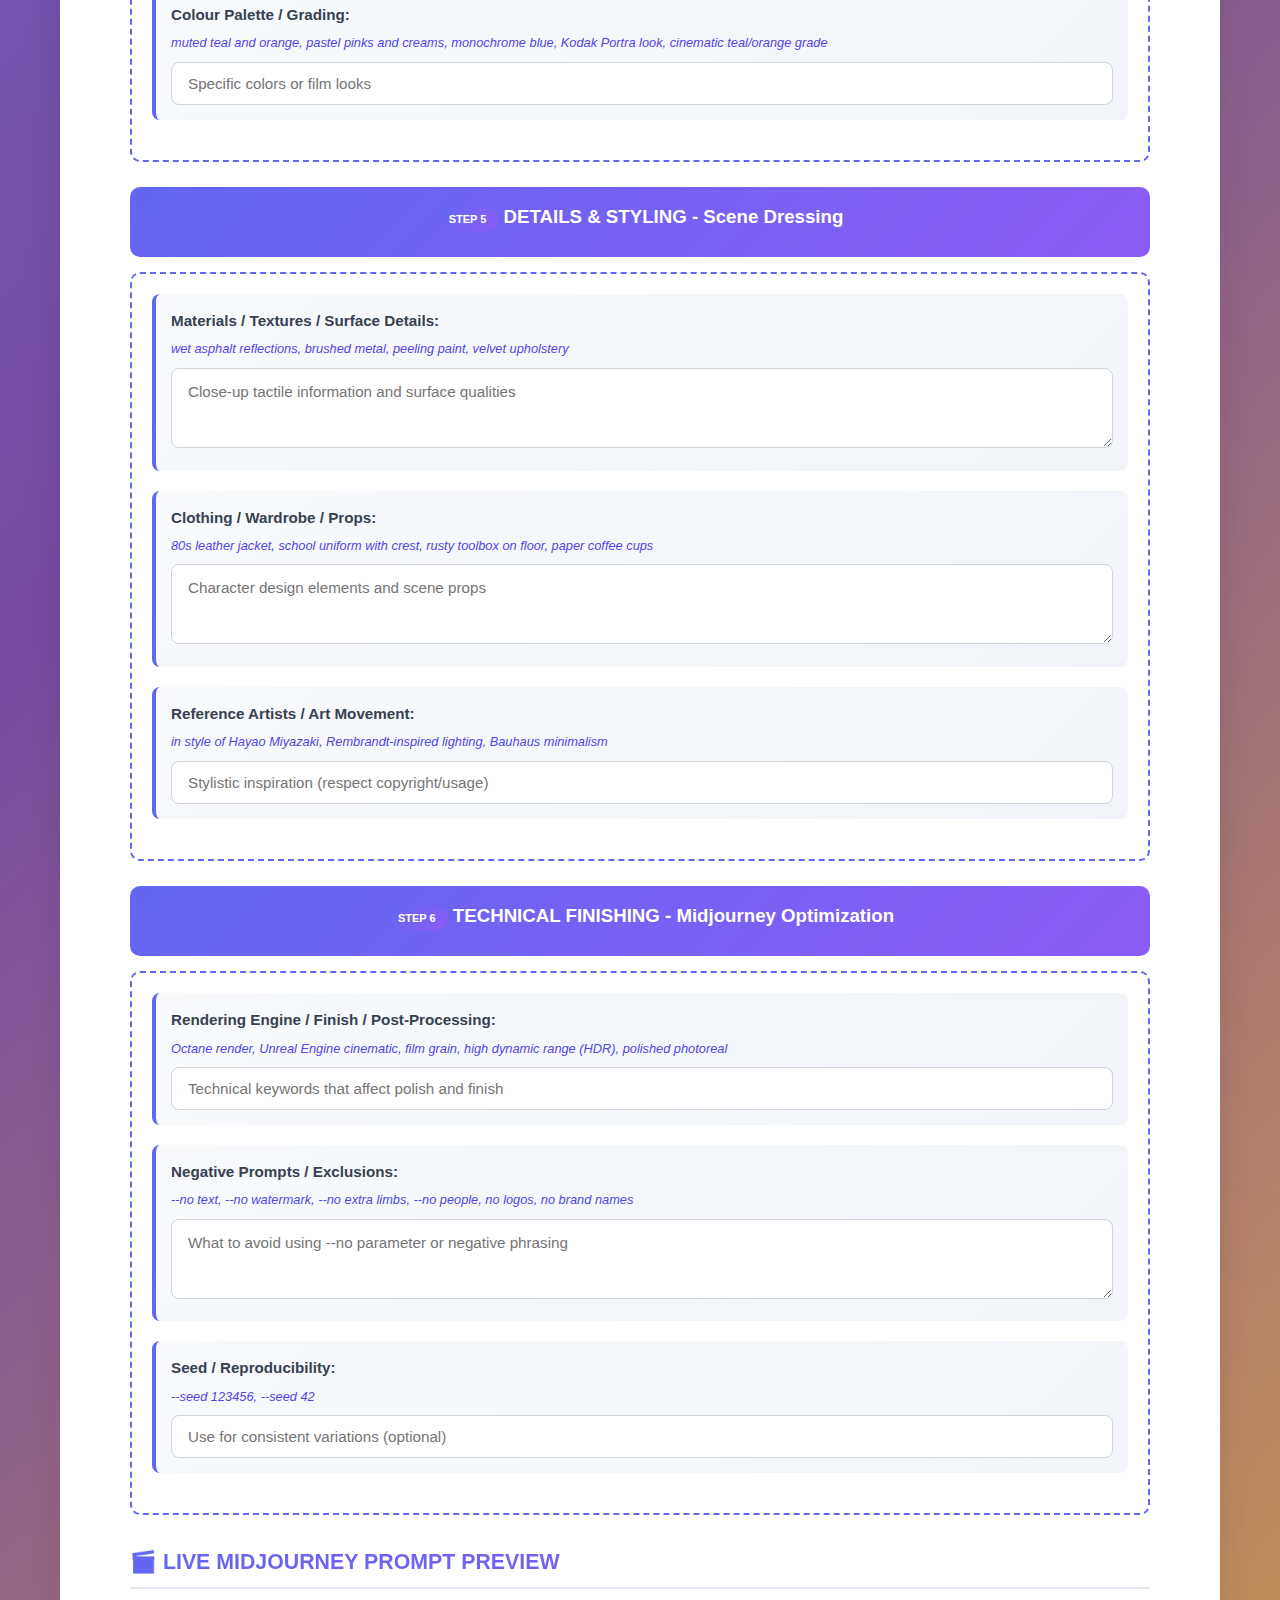
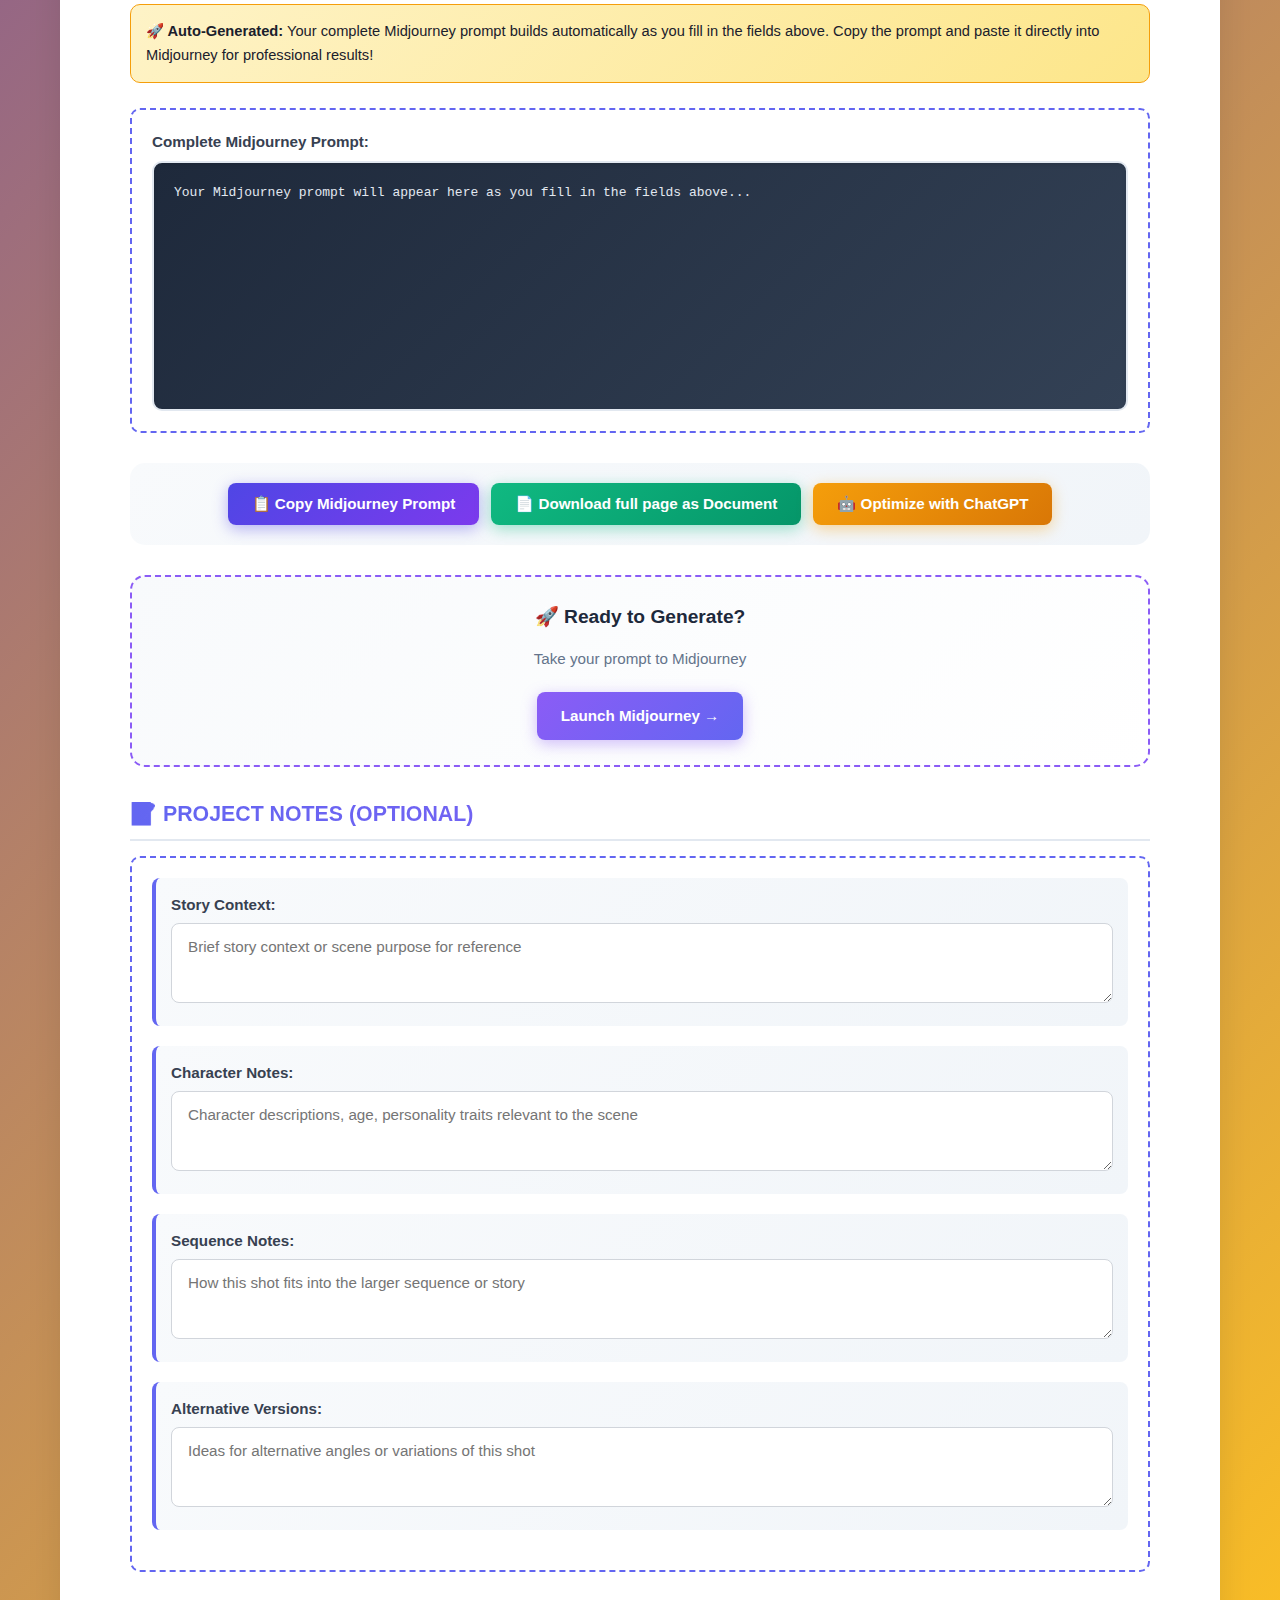
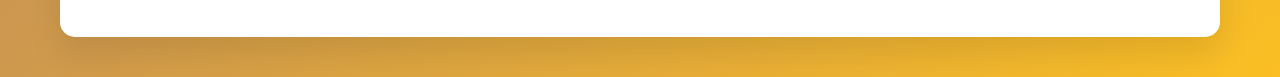
<file: midjourney_V2.html>
<!DOCTYPE html>
<html>
<head>
    <meta charset="UTF-8">
    <meta name="viewport" content="width=device-width, initial-scale=1.0">
    <meta name="description" content="Professional Midjourney  prompt engineering template for cinematic visuals">
    <meta name="keywords" content="Midjourney, prompt engineering, cinematography, AI art">
    <title>Midjourney Prompt Engineering Template</title>
    
    <!-- External Stylesheets -->
    <link rel="stylesheet" href="css/shared.css">
    <link rel="stylesheet" href="css/midjourney.css">
</head>
<body>
    <div class="container">
        <div class="header">
            <h1>🎬 MIDJOURNEY PROMPT TEMPLATE</h1>
            <p class="subtitle"><strong>Professional Cinematic Prompting for Visual Storytelling</strong></p>
        </div>

        <div class="instructions">
            <strong>🎯 Instructions:</strong> This template follows a cinematographer's workflow from story concept to technical finishing. Fill in each section to build the perfect Midjourney prompt. Your complete prompt updates automatically as you type!
        </div>

        <div class="campaign-type">
            <strong>🎬  Project  (Optional):</strong> <input type="text" id="projectName" placeholder="Enter your project/scene name here">
            <br><br>
            <strong>📋 Scene Type (Optional):</strong> <input type="text" id="sceneType" placeholder="e.g., Opening scene, Chase sequence, Character introduction, Climax moment">
        </div>

        <div class="section-header">
            <span class="workflow-indicator">STEP 1</span>
            STORY FOUNDATION - What & Why
        </div>

        <div class="template-box">
            <div class="field-group">
                <div class="field-label"><strong>Subject / Primary Focus:</strong></div>
                <div class="field-example">young barista wiping counter, red vintage car parked, tall lighthouse on cliff, two kids arguing by a fountain</div>
                <textarea id="subject" placeholder="Describe what the scene is about - the main subject or focal point"></textarea>
            </div>
            
            <div class="field-group">
                <div class="field-label"><strong>Action / Pose / Expression:</strong></div>
                <div class="field-example">reaching for a door handle, laughing head thrown back, staring into distance, fists clenched</div>
                <textarea id="action" placeholder="What is the subject doing? Body language, facial expressions, movement"></textarea>
            </div>
            
            <div class="field-group">
                <div class="field-label"><strong>Mood / Emotion / Tone:</strong></div>
                <div class="field-example">melancholic, tense, joyful, mysterious, hopeful</div>
                <input type="text" id="mood" placeholder="One-word emotional guide for the scene">
            </div>
        </div>

        <div class="section-header">
            <span class="workflow-indicator">STEP 2</span>
            CAMERA SETUP - How We See It
        </div>

        <div class="template-box">
            <div class="field-group">
                <div class="field-label"><strong>Shot Style / Visual Style:</strong></div>
                <div class="field-example">photorealistic, cinematic, animated, watercolor painting, high-fashion editorial, pixel art, isometric illustration</div>
                <input type="text" id="shotStyle" placeholder="High-level render aesthetic and overall visual approach">
            </div>
            
            <div class="field-group">
                <div class="field-label"><strong>Camera Angle / Shot Type:</strong></div>
                <div class="field-example">bird's-eye view, worm's-eye low angle, eye-level, over-the-shoulder (OTS), close-up (CU), extreme close-up (ECU), long shot, establishing shot</div>
                <input type="text" id="cameraAngle" placeholder="How the 'camera' views the subject">
            </div>
            
            <div class="field-group">
                <div class="field-label"><strong>Camera Lens / Focal Length:</strong></div>
                <div class="field-example">35mm, 50mm (nifty fifty), 85mm portrait lens, 14mm wide-angle, fisheye lens, telephoto 200mm, shot on Hasselblad</div>
                <input type="text" id="lens" placeholder="Lens type for perspective, field of view and bokeh">
            </div>
            
            <div class="field-group">
                <div class="field-label"><strong>Aspect Ratio / Framing:</strong></div>
                <div class="field-example">--ar 16:9 (widescreen storyboard), --ar 1:1 (square), --ar 9:16 (vertical/mobile), --ar 2.39:1 (cinematic widescreen)</div>
                <select id="aspectRatio">
                    <option value="">Select aspect ratio...</option>
                    <option value="--ar 16:9">--ar 16:9 (Widescreen/TV)</option>
                    <option value="--ar 2.39:1">--ar 2.39:1 (Cinematic)</option>
                    <option value="--ar 1:1">--ar 1:1 (Square/Instagram)</option>
                    <option value="--ar 9:16">--ar 9:16 (Vertical/Mobile)</option>
                    <option value="--ar 4:3">--ar 4:3 (Traditional)</option>
                    <option value="--ar 3:2">--ar 3:2 (Photography)</option>
                    <option value="custom">Custom ratio...</option>
                </select>
                <input type="text" id="customAspectRatio" placeholder="Enter custom aspect ratio (e.g., --ar 21:9)" style="display:none; margin-top:10px;">
            </div>
        </div>

        <div class="section-header">
            <span class="workflow-indicator">STEP 3</span>
            COMPOSITION - Visual Design
        </div>

        <div class="template-box">
            <div class="field-group">
                <div class="field-label"><strong>Composition / Rule of Thirds / Focal Placement:</strong></div>
                <div class="field-example">subject on left third, negative space on right, symmetrical composition, foreground element framing subject, leading lines toward subject</div>
                <textarea id="composition" placeholder="Composition instructions and placement guidelines"></textarea>
            </div>
            
            <div class="field-group">
                <div class="field-label"><strong>Aperture / Depth of Field:</strong></div>
                <div class="field-example">f/1.8 shallow depth of field, bokeh, f/8 deep focus, tilt-shift shallow plane</div>
                <input type="text" id="aperture" placeholder="Background blur and focus control">
            </div>
            
            <div class="field-group">
                <div class="field-label"><strong>Secondary Elements / Background:</strong></div>
                <div class="field-example">crowded tram in background, street market stalls, abandoned playground</div>
                <textarea id="background" placeholder="Supporting scene items and background elements"></textarea>
            </div>
        </div>

        <div class="section-header">
            <span class="workflow-indicator">STEP 4</span>
            LIGHTING & ATMOSPHERE - Mood Setting
        </div>

        <div class="template-box">
            <div class="field-group">
                <div class="field-label"><strong>Lighting (Direction & Quality):</strong></div>
                <div class="field-example">golden hour rim light, soft diffused overcast light, harsh studio spotlight, neon rim lights, backlit silhouette, high-contrast chiaroscuro</div>
                <textarea id="lighting" placeholder="Light direction, quality, and mood - crucial for atmosphere"></textarea>
            </div>
            
            <div class="field-group">
                <div class="field-label"><strong>Time of Day / Weather:</strong></div>
                <div class="field-example">dawn mist, midday bright sun, rainy night with reflections, snowfall at dusk</div>
                <input type="text" id="timeWeather" placeholder="Environmental conditions that set atmosphere">
            </div>
            
            <div class="field-group">
                <div class="field-label"><strong>Colour Palette / Grading:</strong></div>
                <div class="field-example">muted teal and orange, pastel pinks and creams, monochrome blue, Kodak Portra look, cinematic teal/orange grade</div>
                <input type="text" id="colorPalette" placeholder="Specific colors or film looks">
            </div>
        </div>

        <div class="section-header">
            <span class="workflow-indicator">STEP 5</span>
            DETAILS & STYLING - Scene Dressing
        </div>

        <div class="template-box">
            <div class="field-group">
                <div class="field-label"><strong>Materials / Textures / Surface Details:</strong></div>
                <div class="field-example">wet asphalt reflections, brushed metal, peeling paint, velvet upholstery</div>
                <textarea id="materials" placeholder="Close-up tactile information and surface qualities"></textarea>
            </div>
            
            <div class="field-group">
                <div class="field-label"><strong>Clothing / Wardrobe / Props:</strong></div>
                <div class="field-example">80s leather jacket, school uniform with crest, rusty toolbox on floor, paper coffee cups</div>
                <textarea id="wardrobe" placeholder="Character design elements and scene props"></textarea>
            </div>
            
            <div class="field-group">
                <div class="field-label"><strong>Reference Artists / Art Movement:</strong></div>
                <div class="field-example">in style of Hayao Miyazaki, Rembrandt-inspired lighting, Bauhaus minimalism</div>
                <input type="text" id="artistReference" placeholder="Stylistic inspiration (respect copyright/usage)">
            </div>
        </div>

        <div class="section-header">
            <span class="workflow-indicator">STEP 6</span>
            TECHNICAL FINISHING - Midjourney Optimization
        </div>

        <div class="template-box">
            <div class="field-group">
                <div class="field-label"><strong>Rendering Engine / Finish / Post-Processing:</strong></div>
                <div class="field-example">Octane render, Unreal Engine cinematic, film grain, high dynamic range (HDR), polished photoreal</div>
                <input type="text" id="rendering" placeholder="Technical keywords that affect polish and finish">
            </div>
            
            <div class="field-group">
                <div class="field-label"><strong>Negative Prompts / Exclusions:</strong></div>
                <div class="field-example">--no text, --no watermark, --no extra limbs, --no people, no logos, no brand names</div>
                <textarea id="negativePrompts" placeholder="What to avoid using --no parameter or negative phrasing"></textarea>
            </div>
            
            <div class="field-group">
                <div class="field-label"><strong>Seed / Reproducibility:</strong></div>
                <div class="field-example">--seed 123456, --seed 42</div>
                <input type="text" id="seed" placeholder="Use for consistent variations (optional)">
            </div>
        </div>

        <h2>🎬 LIVE MIDJOURNEY PROMPT PREVIEW</h2>
        <div class="instructions">
            <strong>🚀 Auto-Generated:</strong> Your complete Midjourney prompt builds automatically as you fill in the fields above. Copy the prompt and paste it directly into Midjourney for professional results!
        </div>
        
        <div class="template-box">
            <div class="field-label"><strong>Complete Midjourney Prompt:</strong></div>
            <div id="livePrompt">Your Midjourney prompt will appear here as you fill in the fields above...</div>
        </div>

        <div class="button-container">
            <button onclick="copyPrompt()" class="action-button">📋 Copy Midjourney Prompt</button>
            <button onclick="downloadDocument()" class="action-button download">📄 Download full page as Document</button>
            <button onclick="copyForLLM()" class="action-button llm">🤖 Optimize with ChatGPT</button>
        </div>

        <!-- NEW: Midjourney Platform Link -->
        <div class="platform-link-container">
            <h3>🚀 Ready to Generate?</h3>
            <p>Take your prompt to Midjourney</p>
            <a href="https://www.midjourney.com" target="_blank" class="action-button platform">
                Launch Midjourney →
            </a>
        </div>

        <h2>📝 PROJECT NOTES (OPTIONAL) </h2>
        <div class="template-box">
            <div class="field-group">
                <div class="field-label"><strong>Story Context:</strong></div>
                <textarea id="storyContext" placeholder="Brief story context or scene purpose for reference"></textarea>
            </div>
            
            <div class="field-group">
                <div class="field-label"><strong>Character Notes:</strong></div>
                <textarea id="characterNotes" placeholder="Character descriptions, age, personality traits relevant to the scene"></textarea>
            </div>
            
            <div class="field-group">
                <div class="field-label"><strong>Sequence Notes:</strong></div>
                <textarea id="sequenceNotes" placeholder="How this shot fits into the larger sequence or story"></textarea>
            </div>
            
            <div class="field-group">
                <div class="field-label"><strong>Alternative Versions:</strong></div>
                <textarea id="alternativeVersions" placeholder="Ideas for alternative angles or variations of this shot"></textarea>
            </div>
        </div>
    </div>

    <script>
        // Handle aspect ratio selection
        document.getElementById('aspectRatio').addEventListener('change', function() {
            const customInput = document.getElementById('customAspectRatio');
            if (this.value === 'custom') {
                customInput.style.display = 'block';
            } else {
                customInput.style.display = 'none';
                customInput.value = '';
            }
            updatePrompt();
        });

        // Auto-update prompt as user types
        function updatePrompt() {
            const fields = {
                projectName: document.getElementById('projectName')?.value || '',
                sceneType: document.getElementById('sceneType')?.value || '',
                subject: document.getElementById('subject')?.value || '',
                action: document.getElementById('action')?.value || '',
                mood: document.getElementById('mood')?.value || '',
                shotStyle: document.getElementById('shotStyle')?.value || '',
                cameraAngle: document.getElementById('cameraAngle')?.value || '',
                lens: document.getElementById('lens')?.value || '',
                aspectRatio: document.getElementById('aspectRatio')?.value || '',
                customAspectRatio: document.getElementById('customAspectRatio')?.value || '',
                composition: document.getElementById('composition')?.value || '',
                aperture: document.getElementById('aperture')?.value || '',
                background: document.getElementById('background')?.value || '',
                lighting: document.getElementById('lighting')?.value || '',
                timeWeather: document.getElementById('timeWeather')?.value || '',
                colorPalette: document.getElementById('colorPalette')?.value || '',
                materials: document.getElementById('materials')?.value || '',
                wardrobe: document.getElementById('wardrobe')?.value || '',
                artistReference: document.getElementById('artistReference')?.value || '',
                rendering: document.getElementById('rendering')?.value || '',
                negativePrompts: document.getElementById('negativePrompts')?.value || '',
                seed: document.getElementById('seed')?.value || ''
            };

            const finalAspectRatio = fields.aspectRatio === 'custom' ? fields.customAspectRatio : fields.aspectRatio;

            let prompt = "";
            const promptParts = [];
            
            if (fields.subject) promptParts.push(fields.subject);
            if (fields.action) promptParts.push(fields.action);
            if (fields.shotStyle) promptParts.push(fields.shotStyle);
            if (fields.cameraAngle) promptParts.push(fields.cameraAngle);
            if (fields.lens) promptParts.push(fields.lens);
            if (fields.composition) promptParts.push(fields.composition);
            if (fields.aperture) promptParts.push(fields.aperture);
            if (fields.lighting) promptParts.push(fields.lighting);
            if (fields.timeWeather) promptParts.push(fields.timeWeather);
            if (fields.colorPalette) promptParts.push(fields.colorPalette);
            if (fields.materials) promptParts.push(fields.materials);
            if (fields.wardrobe) promptParts.push(fields.wardrobe);
            if (fields.background) promptParts.push(fields.background);
            if (fields.mood) promptParts.push(fields.mood + " mood");
            if (fields.artistReference) promptParts.push(fields.artistReference);
            if (fields.rendering) promptParts.push(fields.rendering);

            prompt = promptParts.join(", ");

            const parameters = [];
            if (finalAspectRatio && finalAspectRatio.trim()) parameters.push(finalAspectRatio);
            if (fields.seed && fields.seed.trim()) {
                const seedValue = fields.seed.replace(/[^\d]/g, '');
                if (seedValue) parameters.push(`--seed ${seedValue}`);
            }
            if (fields.negativePrompts && fields.negativePrompts.trim()) {
                const negatives = fields.negativePrompts.split(',').map(n => n.trim()).filter(n => n);
                negatives.forEach(negative => {
                    if (!negative.startsWith('--no') && !negative.startsWith('no ')) {
                        parameters.push(`--no ${negative}`);
                    } else {
                        parameters.push(negative);
                    }
                });
            }

            if (parameters.length > 0) {
                prompt += " " + parameters.join(" ");
            }

            document.getElementById('livePrompt').textContent = prompt || "Your Midjourney prompt will appear here as you fill in the fields above...";
        }

        function copyPrompt() {
            const promptText = document.getElementById('livePrompt').textContent;
            if (promptText === "Your Midjourney prompt will appear here as you fill in the fields above...") {
                alert("Please fill in some fields first to generate your prompt!");
                return;
            }
            
            const btn = event.target;
            const originalText = btn.innerHTML;
            
            navigator.clipboard.writeText(promptText).then(() => {
                btn.innerHTML = '✅ Copied!';
                setTimeout(() => {
                    btn.innerHTML = originalText;
                }, 2000);
            }).catch(() => {
                const textArea = document.createElement('textarea');
                textArea.value = promptText;
                document.body.appendChild(textArea);
                textArea.select();
                document.execCommand('copy');
                document.body.removeChild(textArea);
                btn.innerHTML = '✅ Copied!';
                setTimeout(() => {
                    btn.innerHTML = originalText;
                }, 2000);
            });
        }

        function copyForLLM() {
            const promptText = document.getElementById('livePrompt').textContent;
            if (promptText === "Your Midjourney  prompt will appear here as you fill in the fields above...") {
                alert("Please fill in some fields first to generate your prompt!");
                return;
            }
            
            const llmPrompt = `Optimize this Midjourney  prompt for maximum cinematic effectiveness and professional results:

${promptText}

Please enhance this prompt by:
Using more precise cinematic and visual language, optimizing parameter placement and formatting for Midjourney best practices
and lastly, ensuring the prompt will generate professional-quality images

Return only the improved Midjourney prompt, ready to use.`;

            const btn = event.target;
            const originalText = btn.innerHTML;
            
            navigator.clipboard.writeText(llmPrompt).then(() => {
                btn.innerHTML = '✅ Copied! Opening ChatGPT...';
                btn.disabled = true;
                
                // Open ChatGPT in new tab
                setTimeout(() => {
                    window.open('https://chatgpt.com/', '_blank');
                    
                    setTimeout(() => {
                        btn.innerHTML = originalText;
                        btn.disabled = false;
                    }, 3000);
                }, 500);
            }).catch(() => {
                const textArea = document.createElement('textarea');
                textArea.value = llmPrompt;
                document.body.appendChild(textArea);
                textArea.select();
                document.execCommand('copy');
                document.body.removeChild(textArea);
                
                btn.innerHTML = '✅ Copied! Opening ChatGPT...';
                window.open('https://chatgpt.com/', '_blank');
                
                setTimeout(() => {
                    btn.innerHTML = originalText;
                }, 3000);
            });
        }

        function downloadDocument() {
            const projectName = document.getElementById('projectName').value || "Storyboard_Scene";
            const promptText = document.getElementById('livePrompt').textContent;
            
            let content = `<!DOCTYPE html>
<html><head><title>${projectName} - Storyboard Prompt</title>
<style>body{font-family:Arial;margin:40px;line-height:1.6;}h1{color:#6366f1;}h2{color:#1e293b;border-bottom:2px solid #e2e8f0;padding-bottom:5px;}pre{background:#1e293b;color:#e2e8f0;padding:20px;border-radius:10px;white-space:pre-wrap;word-wrap:break-word;}
.section{margin:20px 0;padding:15px;background:#f8fafc;border-left:4px solid #6366f1;}
</style>
</head><body>
<h1>🎬 ${projectName} - Storyboard Prompt</h1>
<h2>Complete Midjourney Prompt:</h2>
<pre>${promptText}</pre>
<h2>Storyboard Details:</h2>`;

            const fieldMappings = {
                'projectName': '🎬 Project Name',
                'sceneType': '📋 Scene Type',
                'subject': '🎯 Subject/Primary Focus',
                'action': '🎭 Action/Pose/Expression',
                'mood': '💭 Mood/Emotion/Tone',
                'shotStyle': '🎨 Shot Style/Visual Style',
                'cameraAngle': '📷 Camera Angle/Shot Type',
                'lens': '🔍 Camera Lens/Focal Length',
                'aspectRatio': '📐 Aspect Ratio',
                'customAspectRatio': '📐 Custom Aspect Ratio',
                'composition': '🖼️ Composition',
                'aperture': '🌸 Aperture/Depth of Field',
                'background': '🏙️ Background/Secondary Elements',
                'lighting': '💡 Lighting',
                'timeWeather': '🌤️ Time/Weather',
                'colorPalette': '🎨 Color Palette',
                'materials': '🧱 Materials/Textures',
                'wardrobe': '👔 Wardrobe/Props',
                'artistReference': '🎨 Artist Reference',
                'rendering': '⚙️ Rendering/Finish',
                'negativePrompts': '🚫 Negative Prompts',
                'seed': '🌱 Seed',
                'storyContext': '📖 Story Context',
                'characterNotes': '👤 Character Notes',
                'sequenceNotes': '🎬 Sequence Notes',
                'alternativeVersions': '🔄 Alternative Versions'
            };

            Object.keys(fieldMappings).forEach(fieldId => {
                const element = document.getElementById(fieldId);
                if (element && element.value) {
                    content += `<div class="section"><strong>${fieldMappings[fieldId]}:</strong><br>${element.value}</div>`;
                }
            });

            content += `<p><em>Generated on ${new Date().toLocaleDateString()} using Midjourney Storyboard Prompt Template</em></p></body></html>`;

            const blob = new Blob([content], { type: 'text/html' });
            const url = URL.createObjectURL(blob);
            const a = document.createElement('a');
            a.href = url;
            a.download = `${projectName.replace(/\s+/g, '_')}_Storyboard_Prompt.html`;
            document.body.appendChild(a);
            a.click();
            document.body.removeChild(a);
            URL.revokeObjectURL(url);
        }

        // Initialize event listeners
        document.addEventListener('DOMContentLoaded', function() {
            const allInputs = document.querySelectorAll('input[type="text"], textarea, select');
            allInputs.forEach(input => {
                input.addEventListener('input', updatePrompt);
                input.addEventListener('keyup', updatePrompt);
                input.addEventListener('change', updatePrompt);
            });
        });
    </script>
</body>
</html>
</file>
<file: css/shared.css>
* {
    margin: 0;
    padding: 0;
    box-sizing: border-box;
}

body {
    font-family: -apple-system, BlinkMacSystemFont, 'Segoe UI', Roboto, Oxygen, Ubuntu, Cantarell, 'Helvetica Neue', sans-serif;
    line-height: 1.6;
    color: #1a202c;
    background: linear-gradient(135deg, #667eea 0%, #764ba2 50%, #fbbf24 100%);
    min-height: 100vh;
}

/* === UTILITY CLASSES === */
.container {
    max-width: 1400px;
    margin: 0 auto;
    padding: 40px 60px;
}

@media (min-width: 1600px) {
    .container {
        max-width: 1600px;
    }
}

@media (min-width: 1200px) {
    .container {
        padding: 50px 70px;
    }
}

@media (max-width: 1024px) {
    .container {
        padding: 30px 40px;
    }
}

/* === BUTTONS === */
.btn,
.action-button {
    padding: 12px 24px;
    border: none;
    border-radius: 8px;
    font-size: 0.95rem;
    font-weight: 600;
    cursor: pointer;
    transition: all 0.3s ease;
    font-family: inherit;
    display: inline-flex;
    align-items: center;
    gap: 8px;
    text-decoration: none;
    text-align: center;
    justify-content: center;
}

.btn-primary,
.action-button {
    background: linear-gradient(135deg, #4f46e5, #7c3aed);
    color: white;
    box-shadow: 0 4px 15px rgba(79, 70, 229, 0.4);
}

.btn-primary:hover,
.action-button:hover {
    transform: translateY(-2px);
    box-shadow: 0 8px 25px rgba(79, 70, 229, 0.6);
}

.btn-secondary {
    background: white;
    color: #4f46e5;
    border: 1px solid #d1d5db;
}

.btn-secondary:hover {
    background: #f8fafc;
    border-color: #4f46e5;
}

.action-button.download {
    background: linear-gradient(135deg, #10b981, #059669);
    box-shadow: 0 4px 15px rgba(16, 185, 129, 0.4);
}

.action-button.download:hover {
    box-shadow: 0 8px 25px rgba(16, 185, 129, 0.6);
}

.action-button.llm {
    background: linear-gradient(135deg, #f59e0b, #d97706);
    box-shadow: 0 4px 15px rgba(245, 158, 11, 0.4);
}

.action-button.llm:hover {
    box-shadow: 0 8px 25px rgba(245, 158, 11, 0.6);
}

.action-button.platform {
    background: linear-gradient(135deg, #8b5cf6, #6366f1);
    box-shadow: 0 4px 15px rgba(139, 92, 246, 0.4);
}

.action-button.platform:hover {
    box-shadow: 0 8px 25px rgba(139, 92, 246, 0.6);
}

.back-btn {
    background: #6b7280;
    color: white;
    margin-bottom: 24px;
}

.back-btn:hover {
    background: #4b5563;
}

/* Button states */
.btn:disabled,
.action-button:disabled {
    opacity: 0.5;
    cursor: not-allowed;
    transform: none !important;
}

.btn.success {
    background: linear-gradient(135deg, #10b981, #059669);
}

/* === BUTTON CONTAINERS === */
.button-container {
    display: flex;
    gap: 12px;
    justify-content: center;
    margin: 32px 0;
    flex-wrap: wrap;
}

/* === FORM ELEMENTS === */
input[type="text"],
textarea,
select {
    width: 100%;
    padding: 12px 16px;
    border: 1px solid #d1d5db;
    border-radius: 8px;
    font-size: 0.95rem;
    transition: all 0.2s ease;
    background: white;
    font-family: inherit;
}

input[type="text"]:focus,
textarea:focus,
select:focus {
    outline: none;
    border-color: #4f46e5;
    box-shadow: 0 0 0 3px rgba(79, 70, 229, 0.1);
}

textarea {
    min-height: 80px;
    resize: vertical;
    line-height: 1.5;
}

/* === FIELD GROUPS === */
.field-group {
    margin-bottom: 20px;
}

.field-label {
    font-weight: 600;
    color: #374151;
    margin-bottom: 6px;
    display: block;
    font-size: 0.95rem;
}

.field-hint {
    font-size: 0.85rem;
    color: #6b7280;
    margin-bottom: 8px;
    line-height: 1.4;
}

.field-example,
.field-examples {
    font-size: 0.8rem;
    color: #4f46e5;
    margin-bottom: 8px;
    font-style: italic;
}

/* === LIVE PROMPT PREVIEW === */
.live-preview {
    background: #0f172a;
    color: #e2e8f0;
    padding: 24px;
    border-radius: 12px;
    font-family: 'SF Mono', 'Monaco', 'Inconsolata', 'Roboto Mono', monospace;
    font-size: 0.9rem;
    line-height: 1.6;
    white-space: pre-wrap;
    min-height: 200px;
    border: 1px solid #334155;
    position: relative;
}

.prompt-stats {
    position: absolute;
    top: 12px;
    right: 12px;
    background: rgba(51, 65, 85, 0.8);
    padding: 4px 8px;
    border-radius: 4px;
    font-size: 0.75rem;
    color: #94a3b8;
}

/* === INSTRUCTIONS & TIPS === */
.instructions {
    background: linear-gradient(135deg, #fef3c7, #fde68a);
    border: 1px solid #f59e0b;
    padding: 15px;
    border-radius: 10px;
    margin-bottom: 25px;
    font-size: 11pt;
}

.pro-tip {
    margin-top: 40px;
    padding: 25px;
    background: linear-gradient(135deg, #ede9fe, #ddd6fe);
    border: 1px solid #8b5cf6;
    text-align: center;
    border-radius: 15px;
    box-shadow: 0 4px 15px rgba(139, 92, 246, 0.2);
}

/* === RESPONSIVE DESIGN === */
@media (max-width: 768px) {
    .container {
        padding: 25px 20px;
    }

    .button-container {
        flex-direction: column;
        align-items: stretch;
    }

    .btn,
    .action-button {
        width: 100%;
        justify-content: center;
    }
}

@media (min-width: 769px) and (max-width: 1024px) {
    .container {
        max-width: 95%;
        padding: 35px;
    }
}

/* === ANIMATIONS === */
@keyframes fadeIn {
    from {
        opacity: 0;
        transform: translateY(10px);
    }
    to {
        opacity: 1;
        transform: translateY(0);
    }
}

@keyframes pulse {
    0%, 100% {
        opacity: 1;
    }
    50% {
        opacity: 0.5;
    }
}

.loading {
    animation: pulse 1.5s ease-in-out infinite;
}

/* === TOOLTIPS === */
.tooltip {
    position: relative;
    display: inline-block;
    cursor: help;
    margin-left: 4px;
}

.tooltip .tooltip-text {
    visibility: hidden;
    width: 280px;
    background: #1f2937;
    color: white;
    text-align: left;
    border-radius: 6px;
    padding: 12px;
    position: absolute;
    z-index: 1000;
    bottom: 125%;
    left: 50%;
    margin-left: -140px;
    font-size: 0.8rem;
    line-height: 1.4;
    opacity: 0;
    transition: opacity 0.3s;
}

.tooltip:hover .tooltip-text {
    visibility: visible;
    opacity: 1;
}
</file>
<file: css/asset-converter.css>
/* === UPLOAD SECTION === */
.upload-section {
    margin: 30px 0;
}

.upload-box {
    background: linear-gradient(135deg, #f8fafc, #ffffff);
    border: 3px dashed #cbd5e1;
    border-radius: 20px;
    padding: 80px 40px;
    text-align: center;
    cursor: pointer;
    transition: all 0.3s ease;
}

.upload-box:hover {
    border-color: #4f46e5;
    background: linear-gradient(135deg, #eef2ff, #e0e7ff);
    transform: translateY(-4px);
    box-shadow: 0 12px 30px rgba(79, 70, 229, 0.15);
}

.upload-box.drag-over {
    border-color: #4f46e5;
    background: linear-gradient(135deg, #eef2ff, #ddd6fe);
    transform: scale(1.02);
}

.upload-icon {
    font-size: 4rem;
    margin-bottom: 20px;
}

.upload-box h2 {
    color: #1e293b;
    font-size: 1.8rem;
    margin-bottom: 10px;
    font-weight: 700;
}

.upload-box p {
    color: #64748b;
    font-size: 1.1rem;
    margin-bottom: 20px;
}

.upload-hint {
    font-size: 0.85rem !important;
    color: #94a3b8 !important;
    margin-top: 15px !important;
}

/* === PROCESSING SECTION === */
.processing-section {
    animation: fadeIn 0.4s ease;
}

.original-image-container {
    background: white;
    padding: 30px;
    border-radius: 16px;
    margin-bottom: 40px;
    box-shadow: 0 4px 12px rgba(0, 0, 0, 0.08);
}

.original-image-container h2 {
    text-align: center;
    margin-bottom: 20px;
    color: #1e293b;
    font-size: 1.5rem;
}

.original-preview {
    text-align: center;
    margin-bottom: 20px;
}

.original-preview img {
    max-width: 100%;
    max-height: 500px;
    border-radius: 12px;
    box-shadow: 0 8px 20px rgba(0, 0, 0, 0.12);
    margin-bottom: 15px;
}

.image-info {
    background: #f8fafc;
    padding: 15px;
    border-radius: 8px;
    font-size: 0.95rem;
    color: #475569;
    line-height: 1.8;
    max-width: 400px;
    margin: 0 auto;
}

/* === RATIO SELECTION === */
.ratio-selection-section {
    background: white;
    padding: 35px;
    border-radius: 16px;
    margin-bottom: 40px;
    box-shadow: 0 4px 12px rgba(0, 0, 0, 0.08);
}

.ratio-selection-section h2 {
    text-align: center;
    margin-bottom: 30px;
    color: #1e293b;
    font-size: 1.5rem;
}

.ratio-grid {
    display: grid;
    grid-template-columns: repeat(auto-fit, minmax(180px, 1fr));
    gap: 20px;
    margin-bottom: 30px;
}

.ratio-card {
    position: relative;
    cursor: pointer;
}

.ratio-card input[type="checkbox"] {
    position: absolute;
    opacity: 0;
    width: 0;
    height: 0;
}

.ratio-content {
    background: linear-gradient(135deg, #f8fafc, #ffffff);
    border: 2px solid #e2e8f0;
    border-radius: 12px;
    padding: 20px;
    text-align: center;
    transition: all 0.3s ease;
    height: 100%;
    display: flex;
    flex-direction: column;
    align-items: center;
}

.ratio-card:hover .ratio-content {
    border-color: #4f46e5;
    background: linear-gradient(135deg, #eef2ff, #e0e7ff);
    transform: translateY(-4px);
    box-shadow: 0 8px 20px rgba(79, 70, 229, 0.15);
}

.ratio-card input[type="checkbox"]:checked + .ratio-content {
    border-color: #4f46e5;
    background: linear-gradient(135deg, #4f46e5, #7c3aed);
    color: white;
    transform: scale(1.05);
    box-shadow: 0 12px 25px rgba(79, 70, 229, 0.3);
}

.ratio-card input[type="checkbox"]:checked + .ratio-content .ratio-label,
.ratio-card input[type="checkbox"]:checked + .ratio-content .ratio-platform,
.ratio-card input[type="checkbox"]:checked + .ratio-content .ratio-size {
    color: white;
}

.ratio-visual {
    width: 80px;
    height: 80px;
    border: 3px solid currentColor;
    margin-bottom: 15px;
    border-radius: 6px;
    display: flex;
    align-items: center;
    justify-content: center;
    background: rgba(255, 255, 255, 0.5);
}

.ratio-1-1 { width: 60px; height: 60px; }
.ratio-4-5 { width: 55px; height: 68px; }
.ratio-9-16 { width: 45px; height: 80px; }
.ratio-16-9 { width: 80px; height: 45px; }
.ratio-2-3 { width: 50px; height: 75px; }
.ratio-1-91-1 { width: 80px; height: 42px; }

.ratio-label {
    font-weight: 700;
    font-size: 1rem;
    margin-bottom: 5px;
    color: #1e293b;
}

.ratio-platform {
    font-size: 0.85rem;
    color: #64748b;
    margin-bottom: 5px;
}

.ratio-size {
    font-size: 0.8rem;
    color: #94a3b8;
}

/* === CROP STYLE === */
.crop-style-section {
    background: #f8fafc;
    padding: 20px;
    border-radius: 12px;
    margin-bottom: 30px;
}

.crop-style-section h3 {
    text-align: center;
    margin-bottom: 15px;
    color: #1e293b;
    font-size: 1.1rem;
}

.crop-options {
    display: flex;
    justify-content: center;
    gap: 20px;
    flex-wrap: wrap;
}

.crop-option {
    cursor: pointer;
}

.crop-option input[type="radio"] {
    display: none;
}

.crop-option span {
    display: inline-block;
    padding: 10px 24px;
    background: white;
    border: 2px solid #e2e8f0;
    border-radius: 8px;
    font-weight: 600;
    color: #64748b;
    transition: all 0.2s ease;
}

.crop-option:hover span {
    border-color: #4f46e5;
}

.crop-option input[type="radio"]:checked + span {
    background: linear-gradient(135deg, #4f46e5, #7c3aed);
    border-color: #4f46e5;
    color: white;
}

/* === INTERACTIVE CROP PREVIEW === */
.crop-preview-container {
    background: #1e293b;
    border-radius: 12px;
    padding: 20px;
    display: flex;
    justify-content: center;
    align-items: center;
    min-height: 300px;
    position: relative;
}

#cropCanvas {
    max-width: 100%;
    border-radius: 8px;
    box-shadow: 0 8px 20px rgba(0, 0, 0, 0.3);
}

.crop-overlay {
    position: absolute;
    pointer-events: none;
}

/* === AI EXTENSION INFO === */
.ai-extension-info {
    background: linear-gradient(135deg, #eff6ff, #dbeafe);
    border: 2px solid #93c5fd;
    border-radius: 16px;
    padding: 30px;
    margin: 30px 0;
    display: flex;
    gap: 20px;
    align-items: flex-start;
    transition: all 0.3s ease;
}

.ai-extension-info.warning-active {
    background: linear-gradient(135deg, #fef3c7, #fde68a);
    border-color: #fbbf24;
    animation: pulse-warning 2s ease-in-out 3;
}

@keyframes pulse-warning {
    0%, 100% {
        transform: scale(1);
        box-shadow: 0 4px 12px rgba(251, 191, 36, 0.2);
    }
    50% {
        transform: scale(1.02);
        box-shadow: 0 8px 24px rgba(251, 191, 36, 0.4);
    }
}

.info-icon {
    font-size: 3rem;
    flex-shrink: 0;
}

.info-content {
    flex: 1;
}

.info-content h3 {
    color: #1e293b;
    font-size: 1.3rem;
    margin-bottom: 12px;
    font-weight: 700;
}

.info-content p {
    color: #475569;
    line-height: 1.6;
    margin-bottom: 15px;
}

.ai-tools-grid {
    display: grid;
    grid-template-columns: repeat(auto-fit, minmax(200px, 1fr));
    gap: 15px;
    margin: 20px 0;
}

.ai-tool-card {
    background: white;
    border: 2px solid #e2e8f0;
    border-radius: 10px;
    padding: 16px;
    text-decoration: none;
    display: flex;
    flex-direction: column;
    gap: 6px;
    transition: all 0.3s ease;
}

.ai-tool-card:hover {
    border-color: #4f46e5;
    transform: translateY(-3px);
    box-shadow: 0 8px 20px rgba(79, 70, 229, 0.2);
}

.ai-tool-card strong {
    color: #1e293b;
    font-size: 1rem;
}

.ai-tool-card span {
    color: #64748b;
    font-size: 0.85rem;
}

.info-note {
    background: rgba(255, 255, 255, 0.7);
    padding: 12px 16px;
    border-radius: 8px;
    border-left: 4px solid #4f46e5;
    font-size: 0.95rem;
    color: #334155;
    margin-top: 15px;
}

/* === ACTION SECTION === */
.action-section {
    text-align: center;
}

#generateBtn {
    font-size: 1.1rem;
    padding: 15px 50px;
}

/* === PREVIEW SECTION === */
.preview-section {
    background: white;
    padding: 35px;
    border-radius: 16px;
    margin-bottom: 40px;
    box-shadow: 0 4px 12px rgba(0, 0, 0, 0.08);
    animation: fadeIn 0.4s ease;
}

.preview-section h2 {
    text-align: center;
    margin-bottom: 30px;
    color: #1e293b;
    font-size: 1.5rem;
}

.preview-grid {
    display: grid;
    grid-template-columns: repeat(auto-fit, minmax(280px, 1fr));
    gap: 30px;
    margin-bottom: 40px;
}

.preview-card {
    background: linear-gradient(135deg, #f8fafc, #ffffff);
    border: 1px solid #e2e8f0;
    border-radius: 12px;
    padding: 20px;
    text-align: center;
    transition: all 0.3s ease;
}

.preview-card:hover {
    transform: translateY(-4px);
    box-shadow: 0 12px 25px rgba(79, 70, 229, 0.15);
    border-color: #4f46e5;
}

.preview-image-container {
    margin-bottom: 15px;
    overflow: hidden;
    border-radius: 8px;
    background: #f1f5f9;
}

.preview-image-container img {
    width: 100%;
    height: auto;
    display: block;
}

.preview-info {
    display: flex;
    justify-content: space-between;
    align-items: center;
    margin-bottom: 15px;
    padding: 10px;
    background: #f8fafc;
    border-radius: 6px;
}

.preview-info strong {
    color: #1e293b;
    font-size: 1rem;
}

.preview-info span {
    color: #64748b;
    font-size: 0.85rem;
}

.btn-small {
    padding: 10px 20px;
    font-size: 0.9rem;
    width: 100%;
}

/* === RESPONSIVE === */
@media (max-width: 768px) {
    .upload-box {
        padding: 60px 30px;
    }

    .upload-box h2 {
        font-size: 1.5rem;
    }

    .ratio-grid {
        grid-template-columns: repeat(2, 1fr);
        gap: 15px;
    }

    .preview-grid {
        grid-template-columns: 1fr;
        gap: 20px;
    }

    .original-image-container,
    .ratio-selection-section,
    .preview-section {
        padding: 25px 20px;
    }

    .crop-options {
        flex-direction: column;
        gap: 10px;
    }

    .crop-option span {
        display: block;
        width: 100%;
    }
}

@media (min-width: 1200px) {
    .ratio-grid {
        grid-template-columns: repeat(6, 1fr);
    }

    .preview-grid {
        grid-template-columns: repeat(3, 1fr);
    }
}

/* === ANIMATIONS === */
@keyframes fadeIn {
    from {
        opacity: 0;
        transform: translateY(20px);
    }
    to {
        opacity: 1;
        transform: translateY(0);
    }
}
</file>
<file: css/midjourney.css>
body {
    font-family: 'Calibri', Arial, sans-serif;
    max-width: 1400px;
    margin: 0 auto;
    padding: 40px 60px;
}

@media (min-width: 1600px) {
    body {
        max-width: 1600px;
    }
}

@media (max-width: 1024px) {
    body {
        padding: 30px 40px;
    }
}

.container {
    background: white;
    padding: 40px 50px;
    border-radius: 15px;
    box-shadow: 0 15px 35px rgba(0,0,0,0.1);
}

@media (min-width: 1200px) {
    .container {
        padding: 50px 70px;
    }
}

/* === HEADER === */
.header {
    text-align: center;
    border-bottom: 3px solid #6366f1;
    padding-bottom: 20px;
    margin-bottom: 30px;
}

h1 {
    color: #6366f1;
    font-size: 28pt;
    margin-bottom: 10px;
    text-shadow: 2px 2px 4px rgba(0,0,0,0.1);
}

.subtitle {
    color: #64748b;
    font-size: 16px;
    font-weight: 500;
}

h2 {
    color: #1e293b;
    font-size: 16pt;
    border-bottom: 2px solid #e2e8f0;
    padding-bottom: 8px;
    margin-top: 30px;
    margin-bottom: 15px;
    background: linear-gradient(90deg, #6366f1, #8b5cf6);
    -webkit-background-clip: text;
    -webkit-text-fill-color: transparent;
    background-clip: text;
}

/* === SECTION HEADERS === */
.section-header {
    background: linear-gradient(135deg, #6366f1, #8b5cf6);
    color: white;
    padding: 15px 20px;
    border-radius: 10px;
    margin: 25px 0 15px 0;
    font-weight: bold;
    text-align: center;
    font-size: 14pt;
}

.workflow-indicator {
    display: inline-block;
    background: linear-gradient(135deg, #6366f1, #8b5cf6);
    color: white;
    padding: 4px 12px;
    border-radius: 20px;
    font-size: 11px;
    font-weight: 600;
    margin-bottom: 10px;
}

/* === FIELD GROUPS === */
.field-group {
    margin-bottom: 20px;
    padding: 15px;
    background: linear-gradient(135deg, #f8fafc, #f1f5f9);
    border-left: 4px solid #6366f1;
    border-radius: 8px;
    transition: all 0.3s ease;
}

.field-group:hover {
    transform: translateY(-2px);
    box-shadow: 0 4px 12px rgba(99, 102, 241, 0.15);
}

/* === TEMPLATE BOX === */
.template-box {
    border: 2px dashed #6366f1;
    padding: 20px;
    margin: 15px 0;
    background: white;
    border-radius: 10px;
}

/* === CAMPAIGN TYPE === */
.campaign-type {
    background: linear-gradient(135deg, #ede9fe, #ddd6fe);
    padding: 20px;
    margin: 15px 0;
    border-left: 4px solid #8b5cf6;
    border-radius: 10px;
}

/* === BUTTON CONTAINER === */
.button-container {
    text-align: center;
    margin: 30px 0;
    padding: 20px;
    background: linear-gradient(135deg, #f8fafc, #f1f5f9);
    border-radius: 15px;
}

/* === LIVE PROMPT === */
#livePrompt {
    min-height: 250px;
    border: 2px solid #e2e8f0;
    padding: 20px;
    background: linear-gradient(135deg, #1e293b, #334155);
    color: #e2e8f0;
    white-space: pre-wrap;
    font-family: 'Courier New', monospace;
    font-size: 13px;
    overflow-y: auto;
    max-height: 500px;
    border-radius: 10px;
    box-shadow: inset 0 2px 4px rgba(0,0,0,0.1);
}

/* === PLATFORM LINK SECTION === */
.platform-link-container {
    text-align: center;
    margin: 30px 0;
    padding: 25px;
    background: linear-gradient(135deg, #f8fafc, #ffffff);
    border-radius: 15px;
    border: 2px dashed #8b5cf6;
}

.platform-link-container h3 {
    color: #1e293b;
    font-size: 1.2rem;
    margin-bottom: 15px;
    font-weight: 600;
}

.platform-link-container p {
    color: #64748b;
    margin-bottom: 20px;
    font-size: 0.95rem;
}

/* === RESPONSIVE === */
@media (max-width: 768px) {
    body {
        padding: 15px;
    }

    .container {
        padding: 25px 20px;
    }

    .action-button {
        display: block;
        margin: 10px 0;
        width: 100%;
    }

    h1 {
        font-size: 1.75rem;
    }

    .section-header {
        font-size: 1rem;
        padding: 12px 15px;
    }
}

@media (min-width: 769px) and (max-width: 1024px) {
    body {
        max-width: 95%;
        padding: 30px;
    }

    .container {
        padding: 35px;
    }
}
</file>
